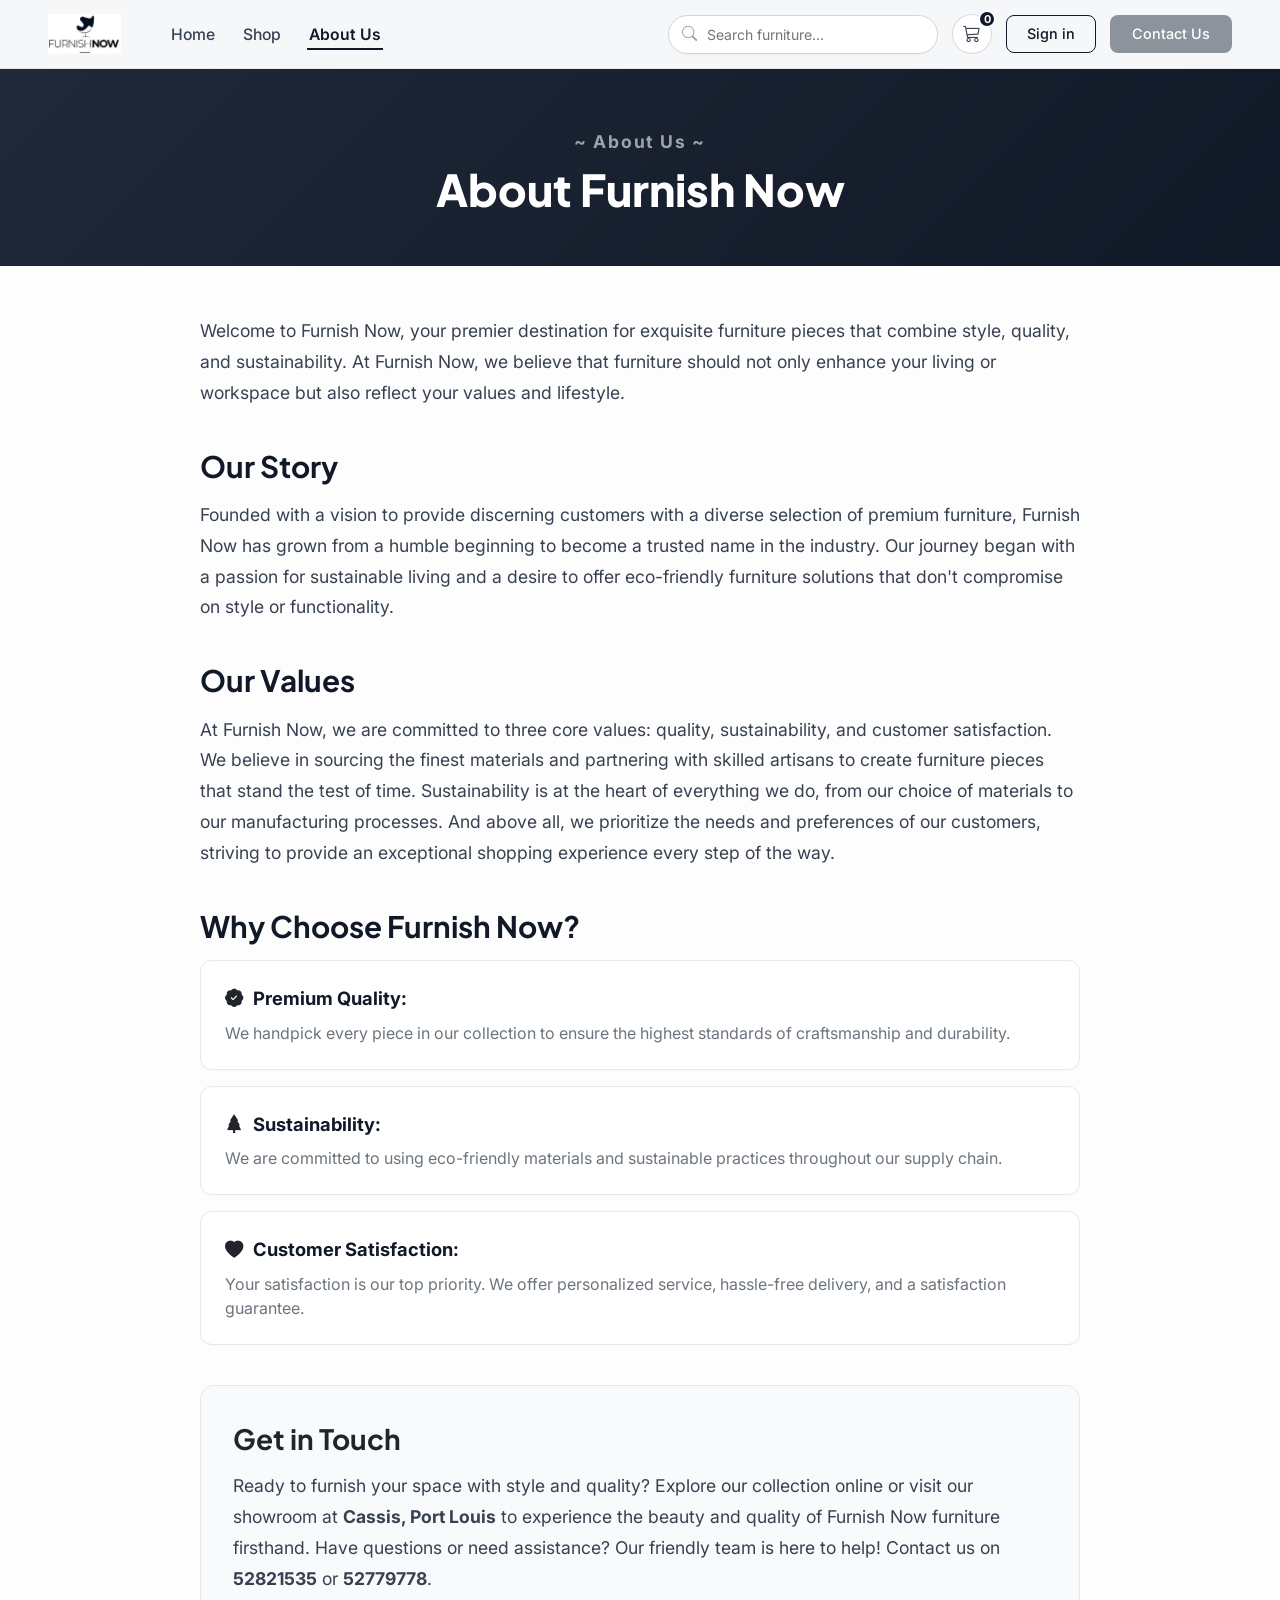
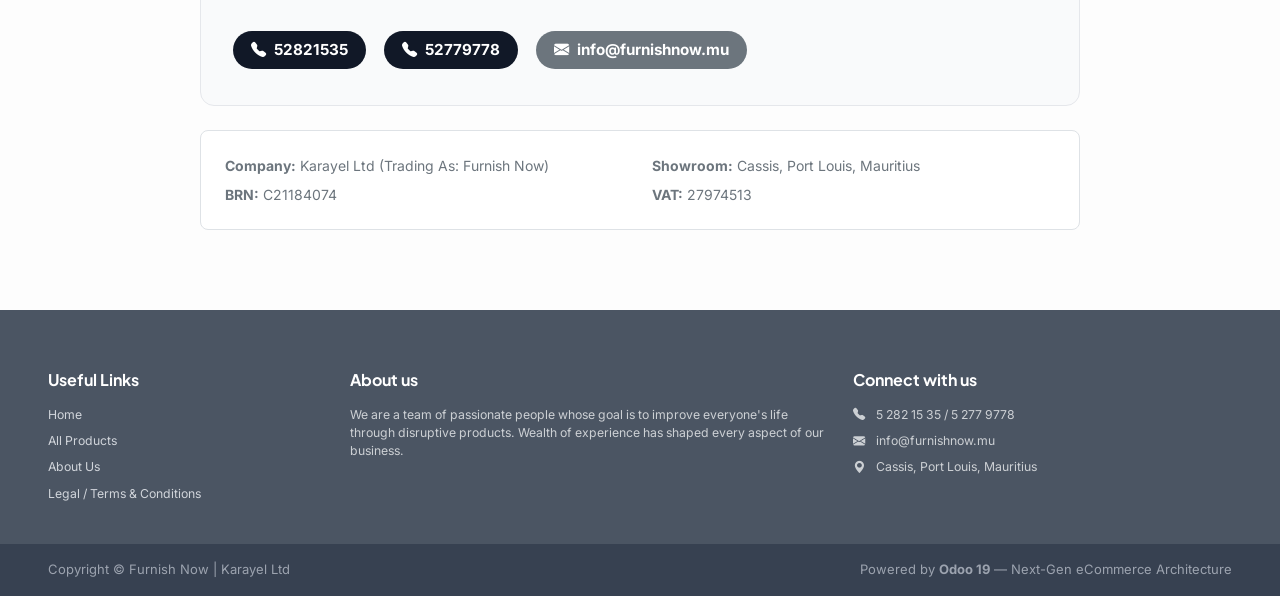
<file: about.html>
<!DOCTYPE html>
<html lang="en">
<head>
  <meta charset="UTF-8">
  <meta name="viewport" content="width=device-width, initial-scale=1.0">
  <title>About Us — Furnish Now Mauritius</title>
  
  <!-- Clean Professional Favicon -->
  <link rel="icon" type="image/png" href="assets/images/favicon.png">
  <link rel="shortcut icon" href="assets/images/favicon.ico">
  
  <!-- Google Fonts: Plus Jakarta Sans & Inter -->
  <link rel="preconnect" href="https://fonts.googleapis.com">
  <link rel="preconnect" href="https://fonts.gstatic.com" crossorigin>
  <link href="https://fonts.googleapis.com/css2?family=Inter:wght@400;500;600;700&family=Plus+Jakarta+Sans:wght@600;700;800&display=swap" rel="stylesheet">
  
  <!-- Bootstrap 5 CSS & Icons -->
  <link href="https://cdn.jsdelivr.net/npm/bootstrap@5.3.3/dist/css/bootstrap.min.css" rel="stylesheet">
  <link rel="stylesheet" href="https://cdn.jsdelivr.net/npm/bootstrap-icons@1.11.3/font/bootstrap-icons.min.css">
  
  <!-- Custom Prototype CSS -->
  <link rel="stylesheet" href="assets/css/styles.css">

  <style>
    .about-header-banner {
      background: linear-gradient(135deg, #1f2937 0%, #111827 100%);
      color: #ffffff;
      padding: 60px 0 50px;
      text-align: center;
      margin-bottom: 50px;
    }
    .about-header-pill {
      display: inline-block;
      font-size: 1.1rem;
      font-weight: 700;
      letter-spacing: 0.1em;
      color: #9ca3af;
      margin-bottom: 8px;
    }
    .about-header-main-title {
      font-size: 2.75rem;
      font-weight: 800;
      color: #ffffff;
      margin-bottom: 0;
    }

    /* Content Layout */
    .about-body-container {
      max-width: 920px;
      margin: 0 auto;
      padding: 0 20px 80px;
    }

    .about-section-heading {
      font-size: 1.85rem;
      font-weight: 700;
      color: #111827;
      margin-top: 40px;
      margin-bottom: 16px;
      position: relative;
    }
    
    .about-paragraph-lead {
      font-size: 1.1rem;
      color: #374151;
      line-height: 1.75;
      margin-bottom: 24px;
    }

    /* Feature Cards */
    .why-choose-card {
      background: #ffffff;
      border: 1px solid #e5e7eb;
      border-radius: 12px;
      padding: 24px;
      margin-bottom: 16px;
      box-shadow: 0 1px 3px rgba(0, 0, 0, 0.02);
      transition: transform 0.2s, box-shadow 0.2s;
    }
    .why-choose-card:hover {
      transform: translateY(-2px);
      box-shadow: 0 6px 16px rgba(0, 0, 0, 0.05);
      border-color: #cbd5e1;
    }
    .why-choose-title {
      font-size: 1.15rem;
      font-weight: 700;
      color: #111827;
      margin-bottom: 8px;
      display: flex;
      align-items: center;
      gap: 10px;
    }

    /* Get in Touch Box */
    .get-in-touch-box {
      background: #f9fafb;
      border: 1px solid #e5e7eb;
      border-radius: 14px;
      padding: 36px 32px;
      margin-top: 40px;
    }

    .phone-contact-pill {
      display: inline-flex;
      align-items: center;
      gap: 8px;
      background: #111827;
      color: #ffffff;
      padding: 8px 18px;
      border-radius: 9999px;
      font-weight: 700;
      font-size: 0.95rem;
      text-decoration: none;
      margin-right: 10px;
      margin-top: 12px;
    }
    .phone-contact-pill:hover {
      background: #374151;
      color: #ffffff;
    }
  </style>
</head>
<body>

  <!-- ======================================================================
       1. CLEAN GREY TRANSPARENT NAVBAR (Home, Shop, About Us)
       ====================================================================== -->
  <nav class="navbar navbar-expand-lg fn-navbar sticky-top">
    <div class="container-fluid px-3 px-lg-5 flex-wrap">
      
      <a class="fn-brand-logo me-auto me-lg-4 me-xl-5" href="index.html">
        <img src="assets/images/furnishnow_logo.png" alt="Furnish Now">
      </a>

      <!-- Mobile Fast Action Icons (Search Toggle, Cart Link with Badge, Hamburger) -->
      <div class="d-flex align-items-center d-lg-none gap-2">
        <button class="fn-circle-btn border-0 bg-transparent" type="button" data-bs-toggle="collapse" data-bs-target="#mobileNavSearchCollapse" aria-label="Toggle Search">
          <i class="bi bi-search fs-5 text-dark"></i>
        </button>
        <a href="cart.html" class="fn-circle-btn position-relative text-decoration-none" title="Shopping Cart">
          <i class="bi bi-cart3"></i>
          <span class="cart-badge nav-cart-badge">0</span>
        </a>
        <button class="navbar-toggler border-0 shadow-none p-1" type="button" data-bs-toggle="collapse" data-bs-target="#furnishNav" aria-label="Toggle navigation">
          <span class="navbar-toggler-icon"></span>
        </button>
      </div>

      <div class="collapse navbar-collapse order-3 order-lg-2" id="furnishNav">
        <ul class="fn-nav-menu me-auto my-3 my-lg-0">
          <li><a class="fn-nav-link" href="index.html">Home</a></li>
          <li><a class="fn-nav-link" href="category.html">Shop</a></li>
          <li><a class="fn-nav-link active" href="about.html">About Us</a></li>
        </ul>

        <div class="fn-nav-actions my-2 my-lg-0">
          <div class="fn-nav-search-wrap d-none d-lg-block">
            <i class="bi bi-search fn-nav-search-icon"></i>
            <input type="text" id="navbar-search-input" class="fn-nav-search-input navbar-search-field" placeholder="Search furniture...">
          </div>

          <a href="cart.html" class="fn-circle-btn text-decoration-none d-none d-lg-flex" title="Shopping Cart">
            <i class="bi bi-cart3"></i>
            <span class="cart-badge nav-cart-badge" id="nav-cart-badge">0</span>
          </a>

          <a href="#" class="btn-fn-signin">Sign in</a>
          <a href="about.html#contact-section" class="btn-fn-contact">Contact Us</a>
        </div>
      </div>

      <!-- Mobile Expandable Search Row -->
      <div class="collapse w-100 mt-2 order-2 order-lg-3 d-lg-none" id="mobileNavSearchCollapse">
        <div class="mobile-search-input-box py-1">
          <i class="bi bi-search"></i>
          <input type="text" class="mobile-nav-search-field" placeholder="Search furniture, tables, chairs...">
        </div>
      </div>

    </div>
  </nav>

  <!-- ======================================================================
       2. HEADER BANNER (~ About Us ~)
       ====================================================================== -->
  <header class="about-header-banner">
    <div class="container">
      <span class="about-header-pill">~ About Us ~</span>
      <h1 class="about-header-main-title">About Furnish Now</h1>
    </div>
  </header>

  <!-- ======================================================================
       3. VERBATIM ABOUT US CONTENT (From https://furnishnow.mu/about-us)
       ====================================================================== -->
  <main class="about-body-container">
    
    <!-- Section 1: Introduction -->
    <p class="about-paragraph-lead">
      Welcome to Furnish Now, your premier destination for exquisite furniture pieces that combine style, quality, and sustainability. At Furnish Now, we believe that furniture should not only enhance your living or workspace but also reflect your values and lifestyle.
    </p>

    <!-- Section 2: Our Story -->
    <h2 class="about-section-heading">Our Story</h2>
    <p class="about-paragraph-lead">
      Founded with a vision to provide discerning customers with a diverse selection of premium furniture, Furnish Now has grown from a humble beginning to become a trusted name in the industry. Our journey began with a passion for sustainable living and a desire to offer eco-friendly furniture solutions that don't compromise on style or functionality.
    </p>

    <!-- Section 3: Our Values -->
    <h2 class="about-section-heading">Our Values</h2>
    <p class="about-paragraph-lead">
      At Furnish Now, we are committed to three core values: quality, sustainability, and customer satisfaction. We believe in sourcing the finest materials and partnering with skilled artisans to create furniture pieces that stand the test of time. Sustainability is at the heart of everything we do, from our choice of materials to our manufacturing processes. And above all, we prioritize the needs and preferences of our customers, striving to provide an exceptional shopping experience every step of the way.
    </p>

    <!-- Section 4: Why Choose Furnish Now? -->
    <h2 class="about-section-heading">Why Choose Furnish Now?</h2>

    <div class="why-choose-card">
      <div class="why-choose-title">
        <i class="bi bi-patch-check-fill text-dark"></i> Premium Quality:
      </div>
      <p class="mb-0 text-secondary">
        We handpick every piece in our collection to ensure the highest standards of craftsmanship and durability.
      </p>
    </div>

    <div class="why-choose-card">
      <div class="why-choose-title">
        <i class="bi bi-tree-fill text-dark"></i> Sustainability:
      </div>
      <p class="mb-0 text-secondary">
        We are committed to using eco-friendly materials and sustainable practices throughout our supply chain.
      </p>
    </div>

    <div class="why-choose-card">
      <div class="why-choose-title">
        <i class="bi bi-heart-fill text-dark"></i> Customer Satisfaction:
      </div>
      <p class="mb-0 text-secondary">
        Your satisfaction is our top priority. We offer personalized service, hassle-free delivery, and a satisfaction guarantee.
      </p>
    </div>

    <!-- Section 5: Get in Touch -->
    <div class="get-in-touch-box" id="contact-section">
      <h3 class="fw-bold text-dark mb-3">Get in Touch</h3>
      <p class="about-paragraph-lead mb-3">
        Ready to furnish your space with style and quality? Explore our collection online or visit our showroom at <strong>Cassis, Port Louis</strong> to experience the beauty and quality of Furnish Now furniture firsthand. Have questions or need assistance? Our friendly team is here to help! Contact us on <strong>52821535</strong> or <strong>52779778</strong>.
      </p>
      
      <div class="d-flex flex-wrap gap-2 pt-2">
        <a href="tel:52821535" class="phone-contact-pill">
          <i class="bi bi-telephone-fill"></i> 52821535
        </a>
        <a href="tel:52779778" class="phone-contact-pill">
          <i class="bi bi-telephone-fill"></i> 52779778
        </a>
        <a href="mailto:info@furnishnow.mu" class="phone-contact-pill bg-secondary">
          <i class="bi bi-envelope-fill"></i> info@furnishnow.mu
        </a>
      </div>
    </div>

    <!-- Corporate Information Box (Authentic Karayel Ltd) -->
    <div class="p-4 bg-white border rounded-3 mt-4 small text-secondary">
      <div class="row gy-2">
        <div class="col-sm-6">
          <strong>Company:</strong> Karayel Ltd (Trading As: Furnish Now)
        </div>
        <div class="col-sm-6">
          <strong>Showroom:</strong> Cassis, Port Louis, Mauritius
        </div>
        <div class="col-sm-6">
          <strong>BRN:</strong> C21184074
        </div>
        <div class="col-sm-6">
          <strong>VAT:</strong> 27974513
        </div>
      </div>
    </div>

  </main>

  <!-- ======================================================================
       4. AUTHENTIC FOOTER
       ====================================================================== -->
  <footer class="fn-footer">
    <div class="container-fluid px-4 px-lg-5">
      <div class="row gy-4">
        <div class="col-md-3">
          <h5>Useful Links</h5>
          <ul class="list-unstyled d-flex flex-column gap-2 small">
            <li><a href="index.html">Home</a></li>
            <li><a href="category.html">All Products</a></li>
            <li><a href="about.html">About Us</a></li>
            <li><a href="https://furnishnow.mu/terms" target="_blank">Legal / Terms & Conditions</a></li>
          </ul>
        </div>
        <div class="col-md-5">
          <h5>About us</h5>
          <p class="small text-light opacity-75">
            We are a team of passionate people whose goal is to improve everyone's life through disruptive products. Wealth of experience has shaped every aspect of our business.
          </p>
        </div>
        <div class="col-md-4">
          <h5>Connect with us</h5>
          <ul class="list-unstyled d-flex flex-column gap-2 small text-light opacity-75">
            <li><i class="bi bi-telephone-fill me-2"></i> 5 282 15 35 / 5 277 9778</li>
            <li><i class="bi bi-envelope-fill me-2"></i> info@furnishnow.mu</li>
            <li><i class="bi bi-geo-alt-fill me-2"></i> Cassis, Port Louis, Mauritius</li>
          </ul>
        </div>
      </div>
    </div>
  </footer>

  <div class="fn-subfooter">
    <div class="container-fluid px-4 px-lg-5 d-flex justify-content-between align-items-center flex-wrap gap-2">
      <div>Copyright &copy; Furnish Now | Karayel Ltd</div>
      <div>Powered by <strong>Odoo 19</strong> — Next-Gen eCommerce Architecture</div>
    </div>
  </div>

  <script src="assets/js/products-data.js"></script>
  <script src="https://cdn.jsdelivr.net/npm/bootstrap@5.3.3/dist/js/bootstrap.bundle.min.js"></script>
  <script>
    document.addEventListener('DOMContentLoaded', () => {
      // Sync cart badge
      const saved = localStorage.getItem('fn_cart');
      if (saved) {
        try {
          const cart = JSON.parse(saved);
          const totalQty = cart.reduce((s, i) => s + (i.qty || 1), 0);
          document.querySelectorAll('.cart-badge, .nav-cart-badge, #nav-cart-badge').forEach(b => b.textContent = totalQty);
        } catch(e) {}
      }

      // Navbar search (Desktop & Mobile)
      const inputs = document.querySelectorAll('#navbar-search-input, .navbar-search-field, .mobile-nav-search-field');
      inputs.forEach(input => {
        input.addEventListener('keydown', (e) => {
          if (e.key === 'Enter') {
            const val = input.value.trim();
            if (val) {
              window.location.href = `category.html?search=${encodeURIComponent(val)}`;
            }
          }
        });
      });
    });
  </script>
</body>
</html>
</file>
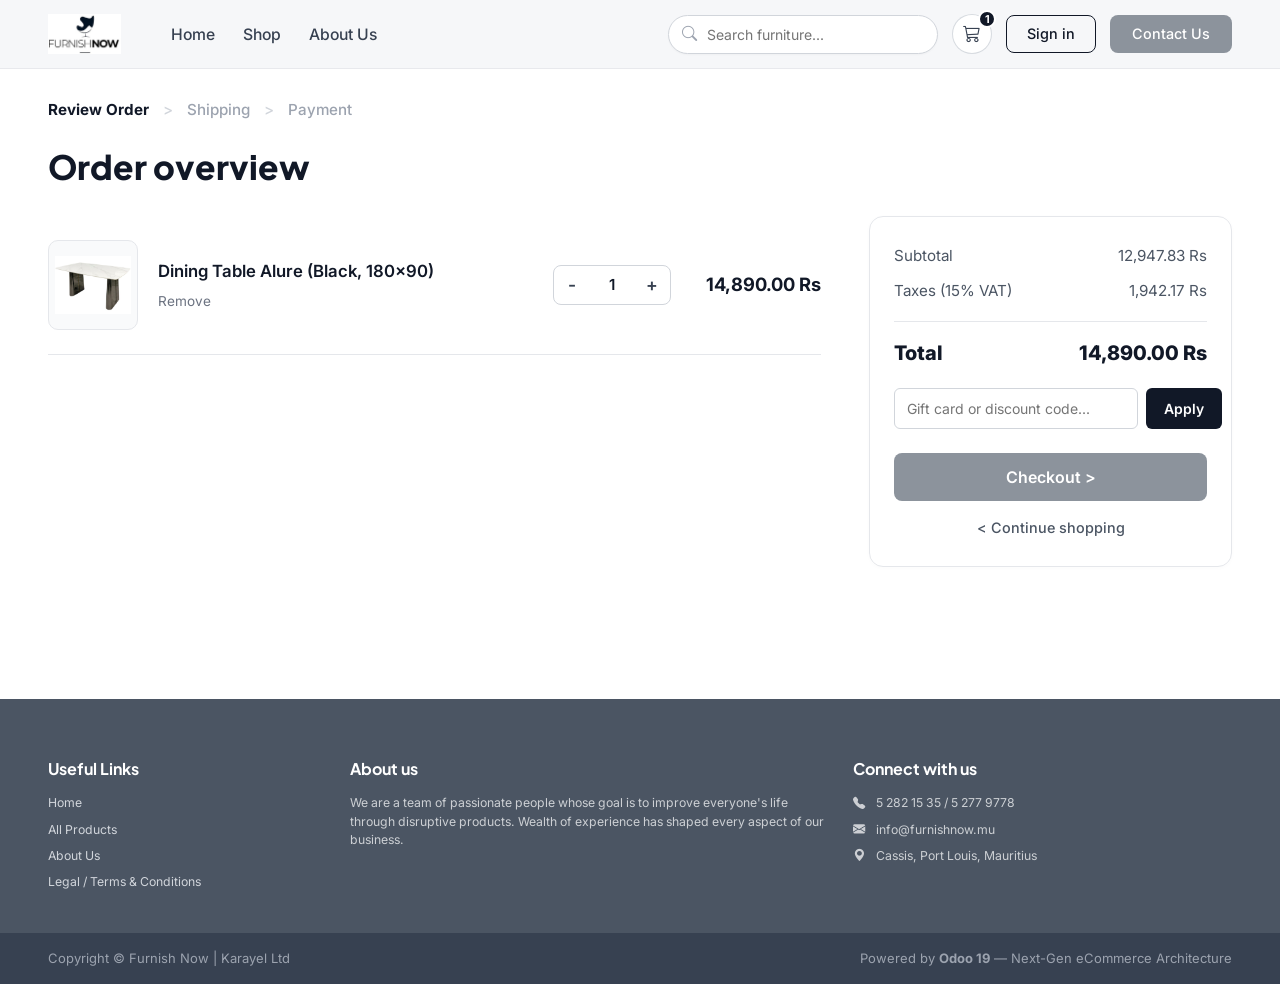
<file: cart.html>
<!DOCTYPE html>
<html lang="en">
<head>
  <meta charset="UTF-8">
  <meta name="viewport" content="width=device-width, initial-scale=1.0">
  <title>Shopping Cart — Furnish Now</title>
  
  <!-- Clean Professional Favicon -->
  <link rel="icon" type="image/png" href="assets/images/favicon.png">
  <link rel="shortcut icon" href="assets/images/favicon.ico">

  <!-- Google Fonts: Plus Jakarta Sans & Inter -->
  <link rel="preconnect" href="https://fonts.googleapis.com">
  <link rel="preconnect" href="https://fonts.gstatic.com" crossorigin>
  <link href="https://fonts.googleapis.com/css2?family=Inter:wght@400;500;600;700&family=Plus+Jakarta+Sans:wght@600;700;800&display=swap" rel="stylesheet">
  
  <!-- Bootstrap 5 CSS & Icons -->
  <link href="https://cdn.jsdelivr.net/npm/bootstrap@5.3.3/dist/css/bootstrap.min.css" rel="stylesheet">
  <link rel="stylesheet" href="https://cdn.jsdelivr.net/npm/bootstrap-icons@1.11.3/font/bootstrap-icons.min.css">
  
  <!-- Custom Prototype CSS -->
  <link rel="stylesheet" href="assets/css/styles.css">

  <style>
    .cart-page-wrap {
      padding: 30px 0 80px;
      background: #ffffff;
      min-height: 70vh;
    }

    /* Checkout Stepper matching Furnish Now Odoo */
    .checkout-stepper {
      font-size: 0.95rem;
      margin-bottom: 24px;
      color: #9ca3af;
      font-weight: 500;
    }
    .checkout-stepper .step-active {
      color: #111827;
      font-weight: 700;
    }
    .checkout-stepper .step-separator {
      margin: 0 10px;
      color: #d1d5db;
    }

    .cart-heading-title {
      font-size: 2.1rem;
      font-weight: 800;
      color: #111827;
      margin-bottom: 30px;
    }

    /* Cart Item Row */
    .cart-item-card {
      display: flex;
      align-items: center;
      justify-content: space-between;
      padding: 24px 0;
      border-bottom: 1px solid #e5e7eb;
      gap: 20px;
      flex-wrap: wrap;
    }
    .cart-item-left {
      display: flex;
      align-items: center;
      gap: 20px;
      flex: 1;
      min-width: 260px;
    }
    .cart-thumb-img {
      width: 90px;
      height: 90px;
      object-fit: contain;
      background: #f9fafb;
      border: 1px solid #e5e7eb;
      border-radius: 10px;
      padding: 6px;
    }
    .cart-item-name {
      font-size: 1.05rem;
      font-weight: 600;
      color: #111827;
      margin-bottom: 4px;
      text-decoration: none;
    }
    .cart-item-name:hover {
      color: #2563eb;
    }
    .cart-item-remove-btn {
      color: #6b7280;
      font-size: 0.85rem;
      text-decoration: none;
      cursor: pointer;
      display: inline-block;
      transition: color 0.2s;
    }
    .cart-item-remove-btn:hover {
      color: #ef4444;
      text-decoration: underline;
    }

    /* Quantity Controls matching Furnish Now */
    .cart-qty-pill {
      display: inline-flex;
      align-items: center;
      border: 1px solid #d1d5db;
      border-radius: 8px;
      background: #ffffff;
      overflow: hidden;
      height: 40px;
    }
    .cart-qty-btn {
      width: 36px;
      height: 100%;
      border: none;
      background: transparent;
      font-size: 1.1rem;
      font-weight: 600;
      color: #374151;
      cursor: pointer;
      display: flex;
      align-items: center;
      justify-content: center;
      transition: background 0.2s;
    }
    .cart-qty-btn:hover {
      background: #f3f4f6;
    }
    .cart-qty-val {
      width: 44px;
      text-align: center;
      font-weight: 600;
      font-size: 0.95rem;
      color: #111827;
      border: none;
      outline: none;
    }

    .cart-item-price-col {
      font-size: 1.15rem;
      font-weight: 700;
      color: #111827;
      min-width: 130px;
      text-align: right;
    }

    /* Right Summary Box matching Screenshot 1:1 */
    .cart-summary-box {
      background: #ffffff;
      border: 1px solid #e5e7eb;
      border-radius: 14px;
      padding: 28px 24px;
      box-shadow: 0 1px 4px rgba(0, 0, 0, 0.02);
      position: sticky;
      top: 90px;
    }
    .summary-line {
      display: flex;
      justify-content: space-between;
      align-items: center;
      margin-bottom: 12px;
      font-size: 0.95rem;
      color: #4b5563;
    }
    .summary-total-line {
      display: flex;
      justify-content: space-between;
      align-items: center;
      margin-top: 18px;
      padding-top: 16px;
      border-top: 1px solid #e5e7eb;
      font-size: 1.25rem;
      font-weight: 800;
      color: #111827;
    }

    /* Coupon Input */
    .cart-coupon-wrap {
      display: flex;
      gap: 8px;
      margin-top: 20px;
      margin-bottom: 24px;
    }
    .cart-coupon-input {
      flex: 1;
      border: 1px solid #d1d5db;
      border-radius: 6px;
      padding: 9px 12px;
      font-size: 0.875rem;
      outline: none;
    }
    .cart-coupon-btn {
      background: #111827;
      color: #ffffff;
      border: none;
      border-radius: 6px;
      padding: 0 18px;
      font-size: 0.875rem;
      font-weight: 600;
    }
    .cart-coupon-btn:hover {
      background: #374151;
    }

    /* Checkout Button */
    .btn-cart-checkout {
      width: 100%;
      height: 48px;
      background: #8c939c; /* Exact grey button from Furnish Now */
      color: #ffffff;
      border: none;
      border-radius: 8px;
      font-weight: 600;
      font-size: 1rem;
      display: flex;
      align-items: center;
      justify-content: center;
      gap: 6px;
      transition: all 0.2s;
      text-decoration: none;
    }
    .btn-cart-checkout:hover {
      background: #6b7280;
      color: #ffffff;
    }

    .link-continue-shopping {
      display: block;
      text-align: center;
      margin-top: 16px;
      color: #4b5563;
      font-size: 0.9rem;
      text-decoration: none;
      font-weight: 500;
    }
    .link-continue-shopping:hover {
      color: #111827;
      text-decoration: underline;
    }
  </style>
</head>
<body>

  <!-- ======================================================================
       1. CLEAN GREY TRANSPARENT NAVBAR
       ====================================================================== -->
  <nav class="navbar navbar-expand-lg fn-navbar sticky-top">
    <div class="container-fluid px-3 px-lg-5 flex-wrap">
      
      <a class="fn-brand-logo me-auto me-lg-4 me-xl-5" href="index.html">
        <img src="assets/images/furnishnow_logo.png" alt="Furnish Now">
      </a>

      <!-- Mobile Fast Action Icons (Search Toggle, Cart Link with Badge, Hamburger) -->
      <div class="d-flex align-items-center d-lg-none gap-2">
        <button class="fn-circle-btn border-0 bg-transparent" type="button" data-bs-toggle="collapse" data-bs-target="#mobileNavSearchCollapse" aria-label="Toggle Search">
          <i class="bi bi-search fs-5 text-dark"></i>
        </button>
        <a href="cart.html" class="fn-circle-btn position-relative text-decoration-none" title="Shopping Cart">
          <i class="bi bi-cart3"></i>
          <span class="cart-badge nav-cart-badge">0</span>
        </a>
        <button class="navbar-toggler border-0 shadow-none p-1" type="button" data-bs-toggle="collapse" data-bs-target="#furnishNav" aria-label="Toggle navigation">
          <span class="navbar-toggler-icon"></span>
        </button>
      </div>

      <div class="collapse navbar-collapse order-3 order-lg-2" id="furnishNav">
        <ul class="fn-nav-menu me-auto my-3 my-lg-0">
          <li><a class="fn-nav-link" href="index.html">Home</a></li>
          <li><a class="fn-nav-link" href="category.html">Shop</a></li>
          <li><a class="fn-nav-link" href="about.html">About Us</a></li>
        </ul>

        <div class="fn-nav-actions my-2 my-lg-0">
          <div class="fn-nav-search-wrap d-none d-lg-block">
            <i class="bi bi-search fn-nav-search-icon"></i>
            <input type="text" id="navbar-search-input" class="fn-nav-search-input navbar-search-field" placeholder="Search furniture...">
          </div>

          <a href="cart.html" class="fn-circle-btn text-decoration-none d-none d-lg-flex" title="Shopping Cart">
            <i class="bi bi-cart3"></i>
            <span class="cart-badge nav-cart-badge" id="nav-cart-badge">0</span>
          </a>

          <a href="#" class="btn-fn-signin">Sign in</a>
          <a href="index.html#contact-section" class="btn-fn-contact">Contact Us</a>
        </div>
      </div>

      <!-- Mobile Expandable Search Row -->
      <div class="collapse w-100 mt-2 order-2 order-lg-3 d-lg-none" id="mobileNavSearchCollapse">
        <div class="mobile-search-input-box py-1">
          <i class="bi bi-search"></i>
          <input type="text" class="mobile-nav-search-field" placeholder="Search furniture, tables, chairs...">
        </div>
      </div>

    </div>
  </nav>

  <!-- ======================================================================
       2. CART REVIEW PAGE (Matching Furnish Now /shop/cart 1:1)
       ====================================================================== -->
  <main class="cart-page-wrap">
    <div class="container-fluid px-4 px-lg-5">
      
      <!-- Stepper: Review Order > Shipping > Payment -->
      <div class="checkout-stepper">
        <span class="step-active">Review Order</span>
        <span class="step-separator">&gt;</span>
        <span>Shipping</span>
        <span class="step-separator">&gt;</span>
        <span>Payment</span>
      </div>

      <h1 class="cart-heading-title">Order overview</h1>

      <div class="row g-5">
        
        <!-- Left: Items List -->
        <div class="col-lg-8">
          <div id="cart-table-container">
            <!-- Dynamically populated from localStorage fn_cart -->
          </div>
        </div>

        <!-- Right: Summary Box -->
        <div class="col-lg-4">
          <div class="cart-summary-box">
            
            <div class="summary-line">
              <span>Subtotal</span>
              <span id="summary-subtotal">0.00 Rs</span>
            </div>
            
            <div class="summary-line">
              <span>Taxes (15% VAT)</span>
              <span id="summary-taxes">0.00 Rs</span>
            </div>

            <div class="summary-total-line">
              <span>Total</span>
              <span id="summary-total">0.00 Rs</span>
            </div>

            <!-- Coupon Input -->
            <div class="cart-coupon-wrap">
              <input type="text" class="cart-coupon-input" placeholder="Gift card or discount code...">
              <button class="cart-coupon-btn" type="button" onclick="alert('Coupon applied!')">Apply</button>
            </div>

            <!-- Checkout Button -->
            <button class="btn-cart-checkout" onclick="proceedToCheckout()">
              Checkout &gt;
            </button>

            <!-- Continue Shopping Link -->
            <a href="category.html" class="link-continue-shopping">
              &lt; Continue shopping
            </a>

          </div>
        </div>

      </div>

    </div>
  </main>

  <!-- ======================================================================
       3. FOOTER
       ====================================================================== -->
  <footer class="fn-footer" id="contact-section">
    <div class="container-fluid px-4 px-lg-5">
      <div class="row gy-4">
        <div class="col-md-3">
          <h5>Useful Links</h5>
          <ul class="list-unstyled d-flex flex-column gap-2 small">
            <li><a href="index.html">Home</a></li>
            <li><a href="category.html">All Products</a></li>
            <li><a href="about.html">About Us</a></li>
            <li><a href="https://furnishnow.mu/terms" target="_blank">Legal / Terms & Conditions</a></li>
          </ul>
        </div>
        <div class="col-md-5">
          <h5>About us</h5>
          <p class="small text-light opacity-75">
            We are a team of passionate people whose goal is to improve everyone's life through disruptive products. Wealth of experience has shaped every aspect of our business.
          </p>
        </div>
        <div class="col-md-4">
          <h5>Connect with us</h5>
          <ul class="list-unstyled d-flex flex-column gap-2 small text-light opacity-75">
            <li><i class="bi bi-telephone-fill me-2"></i> 5 282 15 35 / 5 277 9778</li>
            <li><i class="bi bi-envelope-fill me-2"></i> info@furnishnow.mu</li>
            <li><i class="bi bi-geo-alt-fill me-2"></i> Cassis, Port Louis, Mauritius</li>
          </ul>
        </div>
      </div>
    </div>
  </footer>

  <div class="fn-subfooter">
    <div class="container-fluid px-4 px-lg-5 d-flex justify-content-between align-items-center flex-wrap gap-2">
      <div>Copyright &copy; Furnish Now | Karayel Ltd</div>
      <div>Powered by <strong>Odoo 19</strong> — Next-Gen eCommerce Architecture</div>
    </div>
  </div>

  <!-- JavaScript Data & Logic -->
  <script src="assets/js/products-data.js"></script>
  <script src="https://cdn.jsdelivr.net/npm/bootstrap@5.3.3/dist/js/bootstrap.bundle.min.js"></script>

  <script>
    let cartItems = [];

    document.addEventListener('DOMContentLoaded', () => {
      loadCartPage();
      initNavSearch();
    });

    function loadCartPage() {
      const saved = localStorage.getItem('fn_cart');
      if (saved) {
        try { cartItems = JSON.parse(saved); } catch (e) { cartItems = []; }
      }

      // If empty, let's pre-load Dining Table Alure (Black, 180x90) so user sees the exact screen from their screenshot!
      if (!cartItems || cartItems.length === 0) {
        cartItems = [{
          id: 36,
          title: "Dining Table Alure (Black, 180x90)",
          price: "14,890.00",
          local_image: "assets/images/categories/dining_table.jpg",
          qty: 1
        }];
        localStorage.setItem('fn_cart', JSON.stringify(cartItems));
      }

      renderCartTable();
    }

    function renderCartTable() {
      const container = document.getElementById('cart-table-container');
      const badge = document.getElementById('nav-cart-badge');
      
      const totalQty = cartItems.reduce((acc, i) => acc + i.qty, 0);
      document.querySelectorAll('.cart-badge, .nav-cart-badge, #nav-cart-badge').forEach(b => b.textContent = totalQty);

      if (!container) return;

      if (cartItems.length === 0) {
        container.innerHTML = `
          <div class="py-5 text-center text-muted">
            <i class="bi bi-cart-x fs-1 d-block mb-3"></i>
            <h5>Your cart is currently empty.</h5>
            <p class="small">Explore our collections to add tables, chairs, and sofas.</p>
            <a href="category.html" class="btn btn-dark mt-2 px-4 py-2 rounded-3">Start Shopping</a>
          </div>
        `;
        document.getElementById('summary-subtotal').textContent = "0.00 Rs";
        document.getElementById('summary-taxes').textContent = "0.00 Rs";
        document.getElementById('summary-total').textContent = "0.00 Rs";
        return;
      }

      let grandTotal = 0;
      container.innerHTML = cartItems.map((item, idx) => {
        const itemPrice = parseFloat(String(item.price).replace(/,/g, '')) || 0;
        const lineTotal = itemPrice * item.qty;
        grandTotal += lineTotal;

        return `
          <div class="cart-item-card">
            <div class="cart-item-left">
              <img src="${item.local_image || item.img_url}" alt="${item.title}" class="cart-thumb-img">
              <div>
                <a href="product.html?id=${item.id}" class="cart-item-name d-block">${item.title}</a>
                <span class="cart-item-remove-btn" onclick="removeCartItem(${idx})">Remove</span>
              </div>
            </div>

            <!-- Quantity Selector -->
            <div class="cart-qty-pill">
              <button class="cart-qty-btn" type="button" onclick="changeQty(${idx}, -1)">-</button>
              <input type="text" class="cart-qty-val" value="${item.qty}" readonly>
              <button class="cart-qty-btn" type="button" onclick="changeQty(${idx}, 1)">+</button>
            </div>

            <!-- Line Total Price -->
            <div class="cart-item-price-col">
              ${lineTotal.toLocaleString('en-US', { minimumFractionDigits: 2, maximumFractionDigits: 2 })} Rs
            </div>
          </div>
        `;
      }).join('');

      // VAT calculation (15% VAT included in Mauritian Rupees, just like Quotation S02391 and screenshot)
      // Untaxed Subtotal = Total / 1.15
      // Tax = Total - Untaxed Subtotal
      const untaxedSubtotal = grandTotal / 1.15;
      const taxAmount = grandTotal - untaxedSubtotal;

      document.getElementById('summary-subtotal').textContent = `${untaxedSubtotal.toLocaleString('en-US', { minimumFractionDigits: 2, maximumFractionDigits: 2 })} Rs`;
      document.getElementById('summary-taxes').textContent = `${taxAmount.toLocaleString('en-US', { minimumFractionDigits: 2, maximumFractionDigits: 2 })} Rs`;
      document.getElementById('summary-total').textContent = `${grandTotal.toLocaleString('en-US', { minimumFractionDigits: 2, maximumFractionDigits: 2 })} Rs`;
    }

    function changeQty(idx, delta) {
      cartItems[idx].qty += delta;
      if (cartItems[idx].qty <= 0) {
        cartItems.splice(idx, 1);
      }
      localStorage.setItem('fn_cart', JSON.stringify(cartItems));
      renderCartTable();
    }

    function removeCartItem(idx) {
      cartItems.splice(idx, 1);
      localStorage.setItem('fn_cart', JSON.stringify(cartItems));
      renderCartTable();
    }

    function proceedToCheckout() {
      window.location.href = 'shipping.html';
    }

    function initNavSearch() {
      const inputs = document.querySelectorAll('#navbar-search-input, .navbar-search-field, .mobile-nav-search-field');
      inputs.forEach(input => {
        input.addEventListener('keydown', (e) => {
          if (e.key === 'Enter') {
            const query = input.value.trim();
            if (query) {
              window.location.href = `category.html?search=${encodeURIComponent(query)}`;
            }
          }
        });
      });
    }
  </script>
</body>
</html>
</file>
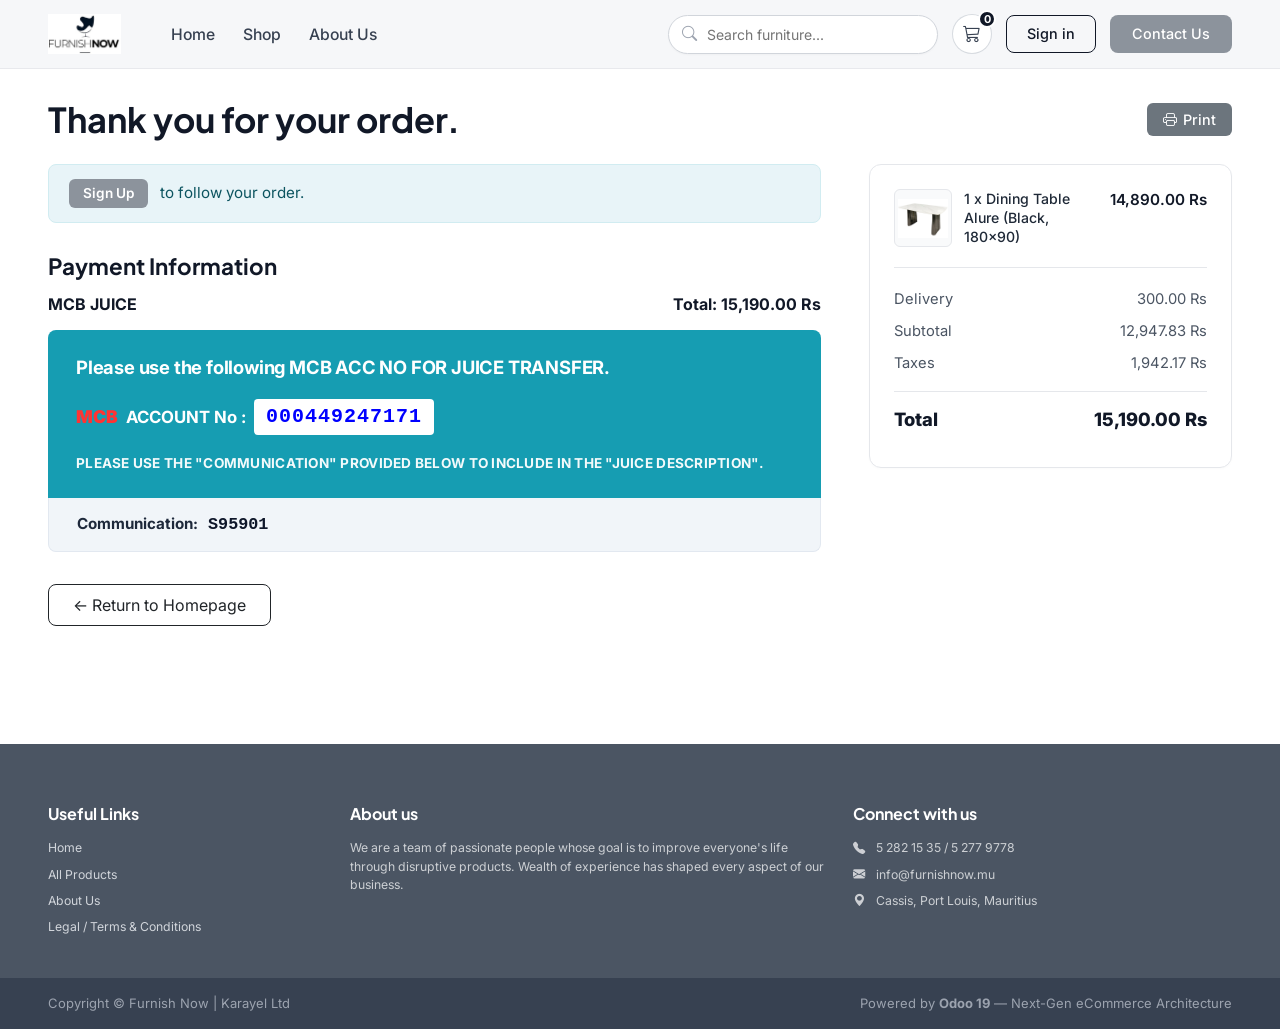
<file: confirmation.html>
<!DOCTYPE html>
<html lang="en">
<head>
  <meta charset="UTF-8">
  <meta name="viewport" content="width=device-width, initial-scale=1.0">
  <title>Order Confirmation — Furnish Now Mauritius</title>
  
  <!-- Clean Professional Favicon -->
  <link rel="icon" type="image/png" href="assets/images/favicon.png">
  <link rel="shortcut icon" href="assets/images/favicon.ico">

  <!-- Google Fonts: Plus Jakarta Sans & Inter -->
  <link rel="preconnect" href="https://fonts.googleapis.com">
  <link rel="preconnect" href="https://fonts.gstatic.com" crossorigin>
  <link href="https://fonts.googleapis.com/css2?family=Inter:wght@400;500;600;700&family=Plus+Jakarta+Sans:wght@600;700;800&display=swap" rel="stylesheet">
  
  <!-- Bootstrap 5 CSS & Icons -->
  <link href="https://cdn.jsdelivr.net/npm/bootstrap@5.3.3/dist/css/bootstrap.min.css" rel="stylesheet">
  <link rel="stylesheet" href="https://cdn.jsdelivr.net/npm/bootstrap-icons@1.11.3/font/bootstrap-icons.min.css">
  
  <!-- Custom Prototype CSS -->
  <link rel="stylesheet" href="assets/css/styles.css">

  <style>
    .conf-page-wrap {
      padding: 30px 0 80px;
      background: #ffffff;
      min-height: 75vh;
    }

    .conf-header-row {
      display: flex;
      justify-content: space-between;
      align-items: center;
      margin-bottom: 24px;
    }
    .conf-main-title {
      font-size: 2.15rem;
      font-weight: 700;
      color: #111827;
      margin: 0;
    }

    /* Print Button matching Odoo screenshot */
    .btn-odoo-print {
      background: #6c757d;
      color: #ffffff;
      border: none;
      border-radius: 6px;
      padding: 6px 16px;
      font-size: 0.9rem;
      font-weight: 500;
      display: inline-flex;
      align-items: center;
      gap: 6px;
      cursor: pointer;
    }
    .btn-odoo-print:hover {
      background: #5a6268;
      color: #ffffff;
    }

    /* Info Alert: Sign Up to follow order */
    .follow-order-alert {
      background: #e8f4f8;
      border: 1px solid #d1ecf1;
      border-radius: 8px;
      padding: 14px 20px;
      margin-bottom: 30px;
      display: flex;
      align-items: center;
      gap: 12px;
      font-size: 0.95rem;
      color: #0c5460;
    }
    .btn-signup-pill {
      background: #8c939c;
      color: #ffffff;
      font-size: 0.85rem;
      font-weight: 600;
      padding: 4px 14px;
      border-radius: 6px;
      text-decoration: none;
    }
    .btn-signup-pill:hover {
      background: #6c757d;
      color: #ffffff;
    }

    /* Payment Information Section */
    .conf-subheading {
      font-size: 1.4rem;
      font-weight: 700;
      color: #111827;
      margin-bottom: 12px;
    }
    .payment-method-header-row {
      display: flex;
      justify-content: space-between;
      align-items: center;
      font-weight: 700;
      font-size: 1rem;
      color: #111827;
      margin-bottom: 14px;
    }

    /* Authentic Odoo Teal MCB Juice Banner matching screenshot 1:1 */
    .mcb-teal-card {
      background-color: #169db2; /* Exact color sampled from screenshot */
      border-radius: 8px 8px 0 0;
      padding: 24px 28px;
      color: #ffffff;
    }
    .mcb-banner-heading {
      font-size: 1.15rem;
      font-weight: 700;
      margin-bottom: 18px;
      letter-spacing: -0.2px;
    }
    .mcb-account-row {
      display: flex;
      align-items: center;
      flex-wrap: wrap;
      gap: 8px;
      margin-bottom: 18px;
      font-size: 1.05rem;
      font-weight: 700;
    }
    .mcb-red-text {
      color: #ff3333;
      font-weight: 900;
      font-size: 1.1rem;
    }
    .mcb-number-box {
      background: #ffffff;
      color: #0000ff;
      font-family: monospace;
      font-size: 1.25rem;
      font-weight: 800;
      padding: 3px 12px;
      border-radius: 4px;
      letter-spacing: 0.05em;
    }
    .mcb-instruction-subtext {
      font-size: 0.85rem;
      font-weight: 700;
      opacity: 0.95;
      letter-spacing: 0.02em;
    }

    /* Lower strip for dynamic communication ref */
    .mcb-comm-strip {
      background: #f1f5f9;
      border: 1px solid #e2e8f0;
      border-top: none;
      border-radius: 0 0 8px 8px;
      padding: 14px 28px;
      font-size: 0.95rem;
      color: #1e293b;
    }
    .mcb-comm-val {
      font-family: monospace;
      font-weight: 800;
      color: #0f172a;
      font-size: 1.05rem;
      margin-left: 6px;
    }

    /* Right Summary Card with FIX for price going outside the card */
    .order-sidebar-card {
      border: 1px solid #e5e7eb;
      border-radius: 12px;
      padding: 24px;
      background: #ffffff;
      position: sticky;
      top: 90px;
      box-shadow: 0 1px 3px rgba(0, 0, 0, 0.02);
    }
    .sidebar-items-list {
      display: flex;
      flex-direction: column;
      gap: 16px;
      margin-bottom: 20px;
      padding-bottom: 20px;
      border-bottom: 1px solid #e5e7eb;
    }
    .sidebar-item-row {
      display: flex;
      align-items: flex-start;
      justify-content: space-between;
      gap: 12px;
    }
    .sidebar-item-thumb {
      width: 58px;
      height: 58px;
      object-fit: contain;
      background: #f9fafb;
      border: 1px solid #e5e7eb;
      border-radius: 6px;
      padding: 3px;
      flex-shrink: 0;
    }
    .sidebar-item-desc {
      flex: 1;
      font-size: 0.88rem;
      font-weight: 500;
      color: #1f2937;
      line-height: 1.35;
      padding-right: 8px;
    }
    .sidebar-item-price {
      font-size: 0.95rem;
      font-weight: 600;
      color: #111827;
      text-align: right;
      white-space: nowrap;
      flex-shrink: 0;
      min-width: 90px;
    }

    /* Totals Breakdown */
    .summary-calc-line {
      display: flex;
      justify-content: space-between;
      align-items: center;
      margin-bottom: 10px;
      font-size: 0.92rem;
      color: #4b5563;
    }
    .summary-calc-line.total-line {
      margin-top: 16px;
      padding-top: 14px;
      border-top: 1px solid #e5e7eb;
      font-size: 1.15rem;
      font-weight: 800;
      color: #111827;
    }

    @media print {
      .fn-navbar, .fn-footer, .fn-subfooter, .btn-odoo-print {
        display: none !important;
      }
      .conf-page-wrap {
        padding: 0;
      }
    }
  </style>
</head>
<body>

  <!-- ======================================================================
       1. CLEAN GREY TRANSPARENT NAVBAR
       ====================================================================== -->
  <nav class="navbar navbar-expand-lg fn-navbar sticky-top">
    <div class="container-fluid px-3 px-lg-5 flex-wrap">
      
      <a class="fn-brand-logo me-auto me-lg-4 me-xl-5" href="index.html">
        <img src="assets/images/furnishnow_logo.png" alt="Furnish Now">
      </a>

      <!-- Mobile Fast Action Icons (Search Toggle, Cart Link with Badge, Hamburger) -->
      <div class="d-flex align-items-center d-lg-none gap-2">
        <button class="fn-circle-btn border-0 bg-transparent" type="button" data-bs-toggle="collapse" data-bs-target="#mobileNavSearchCollapse" aria-label="Toggle Search">
          <i class="bi bi-search fs-5 text-dark"></i>
        </button>
        <a href="cart.html" class="fn-circle-btn position-relative text-decoration-none" title="Shopping Cart">
          <i class="bi bi-cart3"></i>
          <span class="cart-badge nav-cart-badge">0</span>
        </a>
        <button class="navbar-toggler border-0 shadow-none p-1" type="button" data-bs-toggle="collapse" data-bs-target="#furnishNav" aria-label="Toggle navigation">
          <span class="navbar-toggler-icon"></span>
        </button>
      </div>

      <div class="collapse navbar-collapse order-3 order-lg-2" id="furnishNav">
        <ul class="fn-nav-menu me-auto my-3 my-lg-0">
          <li><a class="fn-nav-link" href="index.html">Home</a></li>
          <li><a class="fn-nav-link" href="category.html">Shop</a></li>
          <li><a class="fn-nav-link" href="about.html">About Us</a></li>
        </ul>

        <div class="fn-nav-actions my-2 my-lg-0">
          <div class="fn-nav-search-wrap d-none d-lg-block">
            <i class="bi bi-search fn-nav-search-icon"></i>
            <input type="text" id="navbar-search-input" class="fn-nav-search-input navbar-search-field" placeholder="Search furniture...">
          </div>

          <a href="cart.html" class="fn-circle-btn text-decoration-none d-none d-lg-flex" title="Shopping Cart">
            <i class="bi bi-cart3"></i>
            <span class="cart-badge nav-cart-badge" id="nav-cart-badge">0</span>
          </a>

          <a href="#" class="btn-fn-signin">Sign in</a>
          <a href="about.html" class="btn-fn-contact">Contact Us</a>
        </div>
      </div>

      <!-- Mobile Expandable Search Row -->
      <div class="collapse w-100 mt-2 order-2 order-lg-3 d-lg-none" id="mobileNavSearchCollapse">
        <div class="mobile-search-input-box py-1">
          <i class="bi bi-search"></i>
          <input type="text" class="mobile-nav-search-field" placeholder="Search furniture, tables, chairs...">
        </div>
      </div>

    </div>
  </nav>

  <!-- ======================================================================
       2. ORDER CONFIRMATION PAGE (Exact 1:1 match of furnishnow.mu/shop/confirmation)
       ====================================================================== -->
  <main class="conf-page-wrap">
    <div class="container-fluid px-4 px-lg-5">
      
      <!-- Top Title & Print Button -->
      <div class="conf-header-row">
        <h1 class="conf-main-title">Thank you for your order.</h1>
        <button class="btn-odoo-print" onclick="window.print()">
          <i class="bi bi-printer"></i> Print
        </button>
      </div>

      <div class="row g-5">
        
        <!-- Left: Payment Information & MCB Juice Banner -->
        <div class="col-lg-8">
          
          <!-- Notice: Sign Up to follow order -->
          <div class="follow-order-alert">
            <a href="#" class="btn-signup-pill">Sign Up</a>
            <span>to follow your order.</span>
          </div>

          <!-- Section: Payment Information -->
          <h3 class="conf-subheading">Payment Information</h3>

          <div class="payment-method-header-row">
            <span>MCB JUICE</span>
            <span>Total: <span id="conf-display-total">0.00 Rs</span></span>
          </div>

          <!-- Exact Teal Blue Box from Furnish Now Odoo -->
          <div class="mcb-teal-card">
            <div class="mcb-banner-heading">
              Please use the following MCB ACC NO FOR JUICE TRANSFER.
            </div>

            <div class="mcb-account-row">
              <span class="mcb-red-text">MCB</span> ACCOUNT No : <span class="mcb-number-box">000449247171</span>
            </div>

            <div class="mcb-instruction-subtext">
              PLEASE USE THE "COMMUNICATION" PROVIDED BELOW TO INCLUDE IN THE "JUICE DESCRIPTION".
            </div>
          </div>

          <!-- Attached Bottom Strip: Dynamic Communication ID -->
          <div class="mcb-comm-strip">
            <strong>Communication:</strong> <span class="mcb-comm-val" id="conf-quotation-ref">S02391</span>
          </div>

          <!-- Back to Store Link -->
          <div class="mt-4 pt-2">
            <a href="index.html" class="btn btn-outline-dark px-4 py-2 rounded-3 text-decoration-none">
              &larr; Return to Homepage
            </a>
          </div>

        </div>

        <!-- Right: Order Summary with Cleaned-Up Non-Spill Pricing -->
        <div class="col-lg-4">
          <div class="order-sidebar-card">
            
            <!-- Products List -->
            <div class="sidebar-items-list" id="sidebar-order-items">
              <!-- Dynamically populated from cart -->
            </div>

            <!-- Breakdown -->
            <div class="summary-calc-line">
              <span>Delivery</span>
              <span id="summary-delivery">300.00 Rs</span>
            </div>

            <div class="summary-calc-line">
              <span>Subtotal</span>
              <span id="summary-subtotal">0.00 Rs</span>
            </div>

            <div class="summary-calc-line">
              <span>Taxes</span>
              <span id="summary-taxes">0.00 Rs</span>
            </div>

            <div class="summary-calc-line total-line">
              <span>Total</span>
              <span id="summary-total">0.00 Rs</span>
            </div>

          </div>
        </div>

      </div>

    </div>
  </main>

  <!-- Footer -->
  <footer class="fn-footer">
    <div class="container-fluid px-4 px-lg-5">
      <div class="row gy-4">
        <div class="col-md-3">
          <h5>Useful Links</h5>
          <ul class="list-unstyled d-flex flex-column gap-2 small">
            <li><a href="index.html">Home</a></li>
            <li><a href="category.html">All Products</a></li>
            <li><a href="about.html">About Us</a></li>
            <li><a href="https://furnishnow.mu/terms" target="_blank">Legal / Terms & Conditions</a></li>
          </ul>
        </div>
        <div class="col-md-5">
          <h5>About us</h5>
          <p class="small text-light opacity-75">
            We are a team of passionate people whose goal is to improve everyone's life through disruptive products. Wealth of experience has shaped every aspect of our business.
          </p>
        </div>
        <div class="col-md-4">
          <h5>Connect with us</h5>
          <ul class="list-unstyled d-flex flex-column gap-2 small text-light opacity-75">
            <li><i class="bi bi-telephone-fill me-2"></i> 5 282 15 35 / 5 277 9778</li>
            <li><i class="bi bi-envelope-fill me-2"></i> info@furnishnow.mu</li>
            <li><i class="bi bi-geo-alt-fill me-2"></i> Cassis, Port Louis, Mauritius</li>
          </ul>
        </div>
      </div>
    </div>
  </footer>

  <div class="fn-subfooter">
    <div class="container-fluid px-4 px-lg-5 d-flex justify-content-between align-items-center flex-wrap gap-2">
      <div>Copyright &copy; Furnish Now | Karayel Ltd</div>
      <div>Powered by <strong>Odoo 19</strong> — Next-Gen eCommerce Architecture</div>
    </div>
  </div>

  <script src="assets/js/products-data.js"></script>
  <script src="https://cdn.jsdelivr.net/npm/bootstrap@5.3.3/dist/js/bootstrap.bundle.min.js"></script>
  <script>
    let orderItems = [];

    document.addEventListener('DOMContentLoaded', () => {
      loadConfirmationDetails();
      initNavSearch();
    });

    function loadConfirmationDetails() {
      // Retrieve or generate dynamic Odoo Quotation ID
      let quotationId = localStorage.getItem('fn_last_order_id');
      if (!quotationId) {
        // Fallback dynamic ID generated like Odoo sales quotation
        const randomDigits = Math.floor(10000 + Math.random() * 90000);
        quotationId = 'S' + randomDigits;
        localStorage.setItem('fn_last_order_id', quotationId);
      }
      document.getElementById('conf-quotation-ref').textContent = quotationId;

      const saved = localStorage.getItem('fn_cart');
      if (saved) {
        try { orderItems = JSON.parse(saved); } catch(e) { orderItems = []; }
      }

      // If cart empty, load the exact items from the live screenshot:
      // 1 x Dining Chair Noah [Ref: C-869-W] (LightGreen(ZJ024-19)) -> 1,450.00 Rs
      // 1 x Celine Sofa Bed Ref: HM2034 -> 30,548.78 Rs
      if (!orderItems || orderItems.length === 0) {
        orderItems = [
          {
            id: 28,
            title: "Dining Chair Noah [Ref: C-869-W] (LightGreen(ZJ024-19))",
            price: "1,450.00",
            local_image: "assets/images/categories/dining_chair.jpg",
            qty: 1
          },
          {
            id: 23,
            title: "Celine Sofa Bed Ref: HM2034",
            price: "30,548.78",
            local_image: "assets/images/categories/sofa_bed.jpg",
            qty: 1
          }
        ];
      }

      // Render items list inside sidebar
      let itemsTotal = 0;
      const listContainer = document.getElementById('sidebar-order-items');
      if (listContainer) {
        listContainer.innerHTML = orderItems.map(item => {
          const itemPrice = parseFloat(String(item.price).replace(/,/g, '')) || 0;
          const lineTotal = itemPrice * (item.qty || 1);
          itemsTotal += lineTotal;

          return `
            <div class="sidebar-item-row">
              <img src="${item.local_image || item.img_url || 'assets/images/categories/dining_chair.jpg'}" alt="${item.title}" class="sidebar-item-thumb">
              <div class="sidebar-item-desc">
                ${item.qty || 1} x ${item.title}
              </div>
              <div class="sidebar-item-price">
                ${lineTotal.toLocaleString('en-US', { minimumFractionDigits: 2, maximumFractionDigits: 2 })} Rs
              </div>
            </div>
          `;
        }).join('');
      }

      const deliveryFee = 300.00;
      const untaxedSubtotal = itemsTotal / 1.15;
      const vatAmount = itemsTotal - untaxedSubtotal;
      const grandTotal = itemsTotal + deliveryFee;

      const formattedTotal = `${grandTotal.toLocaleString('en-US', { minimumFractionDigits: 2, maximumFractionDigits: 2 })} Rs`;
      document.getElementById('conf-display-total').textContent = formattedTotal;
      document.getElementById('summary-subtotal').textContent = `${untaxedSubtotal.toLocaleString('en-US', { minimumFractionDigits: 2, maximumFractionDigits: 2 })} Rs`;
      document.getElementById('summary-taxes').textContent = `${vatAmount.toLocaleString('en-US', { minimumFractionDigits: 2, maximumFractionDigits: 2 })} Rs`;
      document.getElementById('summary-total').textContent = formattedTotal;
    }

    function initNavSearch() {
      const inputs = document.querySelectorAll('#navbar-search-input, .navbar-search-field, .mobile-nav-search-field');
      inputs.forEach(input => {
        input.addEventListener('keydown', (e) => {
          if (e.key === 'Enter') {
            const val = input.value.trim();
            if (val) {
              window.location.href = `category.html?search=${encodeURIComponent(val)}`;
            }
          }
        });
      });
    }
  </script>
</body>
</html>
</file>
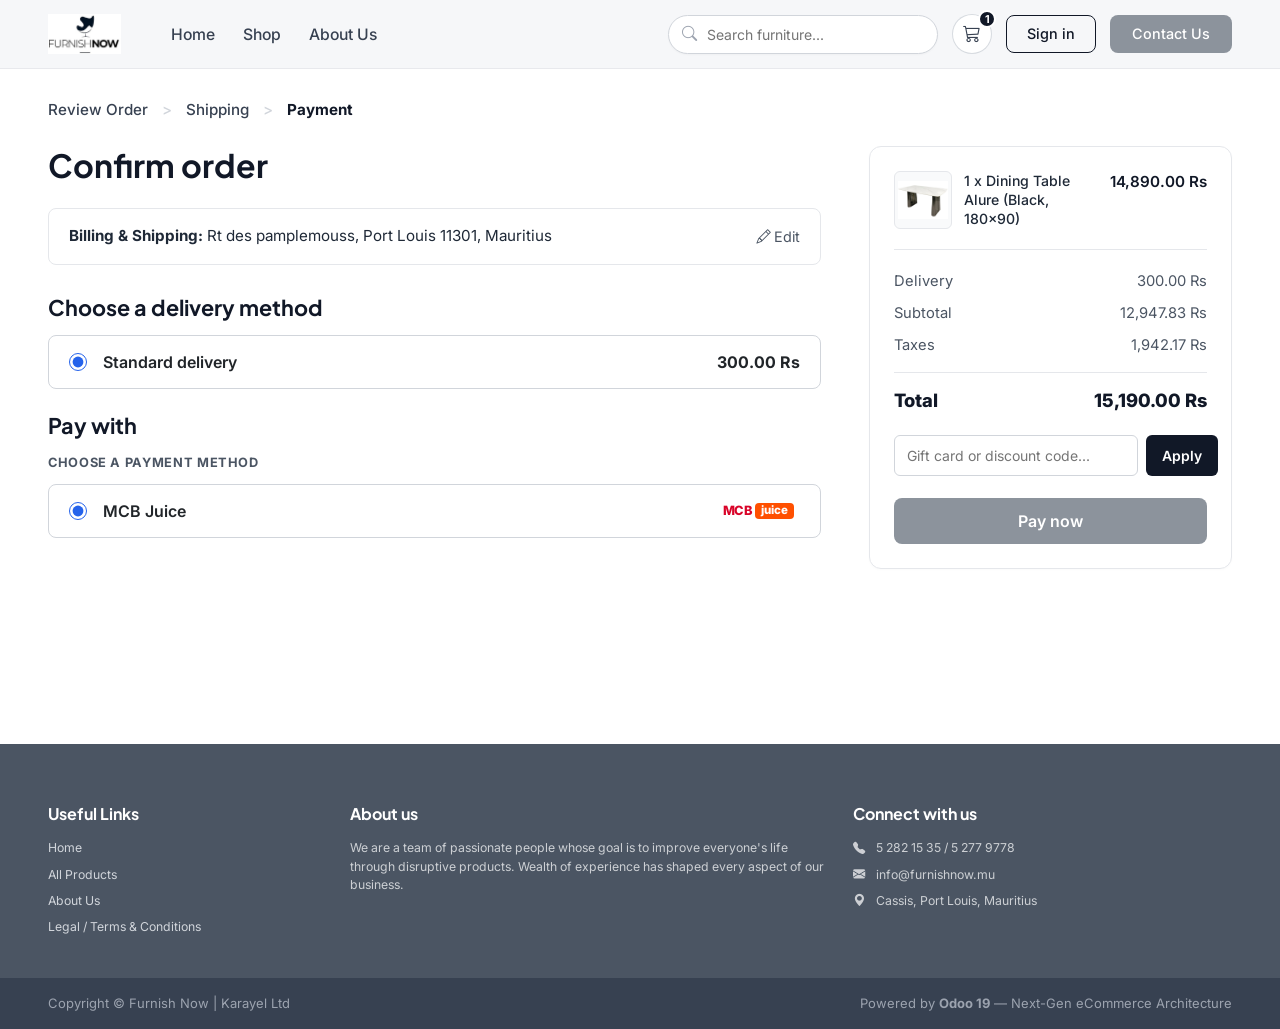
<file: payment.html>
<!DOCTYPE html>
<html lang="en">
<head>
  <meta charset="UTF-8">
  <meta name="viewport" content="width=device-width, initial-scale=1.0">
  <title>Payment — Furnish Now Mauritius</title>
  
  <!-- Clean Professional Favicon -->
  <link rel="icon" type="image/png" href="assets/images/favicon.png">
  <link rel="shortcut icon" href="assets/images/favicon.ico">

  <!-- Google Fonts: Plus Jakarta Sans & Inter -->
  <link rel="preconnect" href="https://fonts.googleapis.com">
  <link rel="preconnect" href="https://fonts.gstatic.com" crossorigin>
  <link href="https://fonts.googleapis.com/css2?family=Inter:wght@400;500;600;700&family=Plus+Jakarta+Sans:wght@600;700;800&display=swap" rel="stylesheet">
  
  <!-- Bootstrap 5 CSS & Icons -->
  <link href="https://cdn.jsdelivr.net/npm/bootstrap@5.3.3/dist/css/bootstrap.min.css" rel="stylesheet">
  <link rel="stylesheet" href="https://cdn.jsdelivr.net/npm/bootstrap-icons@1.11.3/font/bootstrap-icons.min.css">
  
  <!-- Custom Prototype CSS -->
  <link rel="stylesheet" href="assets/css/styles.css">

  <style>
    .payment-page-wrap {
      padding: 30px 0 80px;
      background: #ffffff;
      min-height: 75vh;
    }

    /* Checkout Stepper matching Furnish Now Odoo 1:1 */
    .checkout-stepper {
      font-size: 0.95rem;
      margin-bottom: 24px;
      color: #9ca3af;
      font-weight: 500;
    }
    .checkout-stepper a {
      color: #374151;
      text-decoration: none;
    }
    .checkout-stepper a:hover {
      text-decoration: underline;
    }
    .checkout-stepper .step-active {
      color: #111827;
      font-weight: 700;
    }
    .checkout-stepper .step-separator {
      margin: 0 10px;
      color: #d1d5db;
    }

    .confirm-title {
      font-size: 2rem;
      font-weight: 700;
      color: #111827;
      margin-bottom: 24px;
    }

    /* Billing & Shipping Card matching Odoo 1:1 */
    .address-info-box {
      border: 1px solid #e5e7eb;
      border-radius: 8px;
      padding: 16px 20px;
      margin-bottom: 30px;
      display: flex;
      justify-content: space-between;
      align-items: center;
      background: #ffffff;
    }
    .address-info-text {
      font-size: 0.95rem;
      color: #1f2937;
    }
    .address-edit-link {
      color: #4b5563;
      text-decoration: none;
      font-size: 0.9rem;
      display: inline-flex;
      align-items: center;
      gap: 4px;
    }
    .address-edit-link:hover {
      color: #111827;
      text-decoration: underline;
    }

    /* Section Subheadings */
    .checkout-section-title {
      font-size: 1.35rem;
      font-weight: 700;
      color: #111827;
      margin-bottom: 14px;
    }
    .checkout-method-caption {
      font-size: 0.8rem;
      font-weight: 700;
      color: #4b5563;
      text-transform: uppercase;
      letter-spacing: 0.05em;
      margin-bottom: 12px;
      display: block;
    }

    /* Radio Selection Boxes matching Odoo 1:1 */
    .method-select-box {
      border: 1px solid #d1d5db;
      border-radius: 8px;
      padding: 14px 20px;
      display: flex;
      justify-content: space-between;
      align-items: center;
      background: #ffffff;
      margin-bottom: 24px;
      cursor: pointer;
    }
    .method-select-box input[type="radio"] {
      width: 18px;
      height: 18px;
      cursor: pointer;
      accent-color: #2563eb;
    }

    /* MCB Juice Logo Badge */
    .mcb-juice-badge-wrap {
      display: inline-flex;
      align-items: center;
      gap: 3px;
      background: #ffffff;
      padding: 2px 6px;
      border-radius: 4px;
    }
    .mcb-text-red {
      color: #d90429;
      font-weight: 800;
      font-size: 0.8rem;
      letter-spacing: -0.5px;
    }
    .juice-pill-orange {
      background: #ff5000;
      color: #ffffff;
      font-size: 0.72rem;
      font-weight: 800;
      padding: 1px 6px;
      border-radius: 4px;
      line-height: 1.2;
    }

    /* Right Summary Card with FIX for price going outside the card */
    .order-sidebar-card {
      border: 1px solid #e5e7eb;
      border-radius: 12px;
      padding: 24px;
      background: #ffffff;
      position: sticky;
      top: 90px;
      box-shadow: 0 1px 3px rgba(0, 0, 0, 0.02);
    }
    .sidebar-items-list {
      display: flex;
      flex-direction: column;
      gap: 16px;
      margin-bottom: 20px;
      padding-bottom: 20px;
      border-bottom: 1px solid #e5e7eb;
    }
    .sidebar-item-row {
      display: flex;
      align-items: flex-start;
      justify-content: space-between;
      gap: 12px;
    }
    .sidebar-item-thumb {
      width: 58px;
      height: 58px;
      object-fit: contain;
      background: #f9fafb;
      border: 1px solid #e5e7eb;
      border-radius: 6px;
      padding: 3px;
      flex-shrink: 0;
    }
    .sidebar-item-desc {
      flex: 1;
      font-size: 0.88rem;
      font-weight: 500;
      color: #1f2937;
      line-height: 1.35;
      padding-right: 8px;
    }
    /* Fixed Price Column: Stays neatly inside the card border */
    .sidebar-item-price {
      font-size: 0.95rem;
      font-weight: 600;
      color: #111827;
      text-align: right;
      white-space: nowrap;
      flex-shrink: 0;
      min-width: 90px;
    }

    /* Totals Breakdown */
    .summary-calc-line {
      display: flex;
      justify-content: space-between;
      align-items: center;
      margin-bottom: 10px;
      font-size: 0.92rem;
      color: #4b5563;
    }
    .summary-calc-line.total-line {
      margin-top: 16px;
      padding-top: 14px;
      border-top: 1px solid #e5e7eb;
      font-size: 1.15rem;
      font-weight: 800;
      color: #111827;
    }

    /* Coupon Input */
    .sidebar-coupon-row {
      display: flex;
      gap: 8px;
      margin-top: 20px;
      margin-bottom: 22px;
    }
    .sidebar-coupon-input {
      flex: 1;
      border: 1px solid #d1d5db;
      border-radius: 6px;
      padding: 9px 12px;
      font-size: 0.875rem;
      outline: none;
    }
    .sidebar-coupon-btn {
      background: #111827;
      color: #ffffff;
      border: none;
      border-radius: 6px;
      padding: 0 16px;
      font-size: 0.875rem;
      font-weight: 600;
    }

    /* Grey "Pay now" button matching original Odoo */
    .btn-pay-now-action {
      width: 100%;
      height: 46px;
      background: #8c939c; /* Exact grey from screenshot */
      color: #ffffff;
      border: none;
      border-radius: 8px;
      font-weight: 600;
      font-size: 1rem;
      display: flex;
      align-items: center;
      justify-content: center;
      cursor: pointer;
      transition: background 0.2s ease;
      text-decoration: none;
    }
    .btn-pay-now-action:hover {
      background: #6b7280;
      color: #ffffff;
    }
  </style>
</head>
<body>

  <!-- ======================================================================
       1. CLEAN GREY TRANSPARENT NAVBAR
       ====================================================================== -->
  <nav class="navbar navbar-expand-lg fn-navbar sticky-top">
    <div class="container-fluid px-3 px-lg-5 flex-wrap">
      
      <a class="fn-brand-logo me-auto me-lg-4 me-xl-5" href="index.html">
        <img src="assets/images/furnishnow_logo.png" alt="Furnish Now">
      </a>

      <!-- Mobile Fast Action Icons (Search Toggle, Cart Link with Badge, Hamburger) -->
      <div class="d-flex align-items-center d-lg-none gap-2">
        <button class="fn-circle-btn border-0 bg-transparent" type="button" data-bs-toggle="collapse" data-bs-target="#mobileNavSearchCollapse" aria-label="Toggle Search">
          <i class="bi bi-search fs-5 text-dark"></i>
        </button>
        <a href="cart.html" class="fn-circle-btn position-relative text-decoration-none" title="Shopping Cart">
          <i class="bi bi-cart3"></i>
          <span class="cart-badge nav-cart-badge">0</span>
        </a>
        <button class="navbar-toggler border-0 shadow-none p-1" type="button" data-bs-toggle="collapse" data-bs-target="#furnishNav" aria-label="Toggle navigation">
          <span class="navbar-toggler-icon"></span>
        </button>
      </div>

      <div class="collapse navbar-collapse order-3 order-lg-2" id="furnishNav">
        <ul class="fn-nav-menu me-auto my-3 my-lg-0">
          <li><a class="fn-nav-link" href="index.html">Home</a></li>
          <li><a class="fn-nav-link" href="category.html">Shop</a></li>
          <li><a class="fn-nav-link" href="about.html">About Us</a></li>
        </ul>

        <div class="fn-nav-actions my-2 my-lg-0">
          <div class="fn-nav-search-wrap d-none d-lg-block">
            <i class="bi bi-search fn-nav-search-icon"></i>
            <input type="text" id="navbar-search-input" class="fn-nav-search-input navbar-search-field" placeholder="Search furniture...">
          </div>

          <a href="cart.html" class="fn-circle-btn text-decoration-none d-none d-lg-flex" title="Shopping Cart">
            <i class="bi bi-cart3"></i>
            <span class="cart-badge nav-cart-badge" id="nav-cart-badge">0</span>
          </a>

          <a href="#" class="btn-fn-signin">Sign in</a>
          <a href="about.html" class="btn-fn-contact">Contact Us</a>
        </div>
      </div>

      <!-- Mobile Expandable Search Row -->
      <div class="collapse w-100 mt-2 order-2 order-lg-3 d-lg-none" id="mobileNavSearchCollapse">
        <div class="mobile-search-input-box py-1">
          <i class="bi bi-search"></i>
          <input type="text" class="mobile-nav-search-field" placeholder="Search furniture, tables, chairs...">
        </div>
      </div>

    </div>
  </nav>

  <!-- ======================================================================
       2. PAYMENT CHECKOUT PAGE (Exact 1:1 match of furnishnow.mu/shop/payment)
       ====================================================================== -->
  <main class="payment-page-wrap">
    <div class="container-fluid px-4 px-lg-5">
      
      <!-- Stepper: Review Order > Shipping > Payment -->
      <div class="checkout-stepper">
        <a href="cart.html">Review Order</a>
        <span class="step-separator">&gt;</span>
        <a href="shipping.html">Shipping</a>
        <span class="step-separator">&gt;</span>
        <span class="step-active">Payment</span>
      </div>

      <div class="row g-5">
        
        <!-- Left: Confirm Order & Payment Method -->
        <div class="col-lg-8">
          
          <h1 class="confirm-title">Confirm order</h1>

          <!-- Billing & Shipping Display -->
          <div class="address-info-box">
            <div class="address-info-text">
              <strong>Billing &amp; Shipping:</strong> <span id="display-shipping-address">Rt des pamplemouss, Port Louis 11301, Mauritius</span>
            </div>
            <a href="shipping.html" class="address-edit-link">
              <i class="bi bi-pencil"></i> Edit
            </a>
          </div>

          <!-- Section 1: Choose a delivery method -->
          <h3 class="checkout-section-title">Choose a delivery method</h3>
          <label class="method-select-box">
            <div class="d-flex align-items-center gap-3">
              <input type="radio" name="deliveryMethod" checked>
              <span class="fw-semibold text-dark">Standard delivery</span>
            </div>
            <span class="fw-bold text-dark">300.00 Rs</span>
          </label>

          <!-- Section 2: Pay with -->
          <h3 class="checkout-section-title mt-4">Pay with</h3>
          <span class="checkout-method-caption">CHOOSE A PAYMENT METHOD</span>
          
          <label class="method-select-box">
            <div class="d-flex align-items-center gap-3">
              <input type="radio" name="paymentMethod" checked>
              <span class="fw-semibold text-dark">MCB Juice</span>
            </div>
            <!-- Authentic MCB Juice Logo Badge -->
            <div class="mcb-juice-badge-wrap">
              <span class="mcb-text-red">MCB</span>
              <span class="juice-pill-orange">juice</span>
            </div>
          </label>

        </div>

        <!-- Right: Order Summary with Cleaned-Up Non-Spill Pricing -->
        <div class="col-lg-4">
          <div class="order-sidebar-card">
            
            <!-- Products List -->
            <div class="sidebar-items-list" id="sidebar-order-items">
              <!-- Dynamically populated from cart -->
            </div>

            <!-- Breakdown -->
            <div class="summary-calc-line">
              <span>Delivery</span>
              <span id="summary-delivery">300.00 Rs</span>
            </div>

            <div class="summary-calc-line">
              <span>Subtotal</span>
              <span id="summary-subtotal">0.00 Rs</span>
            </div>

            <div class="summary-calc-line">
              <span>Taxes</span>
              <span id="summary-taxes">0.00 Rs</span>
            </div>

            <div class="summary-calc-line total-line">
              <span>Total</span>
              <span id="summary-total">0.00 Rs</span>
            </div>

            <!-- Coupon Input -->
            <div class="sidebar-coupon-row">
              <input type="text" class="sidebar-coupon-input" placeholder="Gift card or discount code...">
              <button class="sidebar-coupon-btn" type="button" onclick="alert('Coupon code applied!')">Apply</button>
            </div>

            <!-- Pay Now Button (Direct to Confirmation Screen) -->
            <button class="btn-pay-now-action" onclick="submitPaymentAndConfirm()">
              Pay now
            </button>

          </div>
        </div>

      </div>

    </div>
  </main>

  <!-- Footer -->
  <footer class="fn-footer">
    <div class="container-fluid px-4 px-lg-5">
      <div class="row gy-4">
        <div class="col-md-3">
          <h5>Useful Links</h5>
          <ul class="list-unstyled d-flex flex-column gap-2 small">
            <li><a href="index.html">Home</a></li>
            <li><a href="category.html">All Products</a></li>
            <li><a href="about.html">About Us</a></li>
            <li><a href="https://furnishnow.mu/terms" target="_blank">Legal / Terms & Conditions</a></li>
          </ul>
        </div>
        <div class="col-md-5">
          <h5>About us</h5>
          <p class="small text-light opacity-75">
            We are a team of passionate people whose goal is to improve everyone's life through disruptive products. Wealth of experience has shaped every aspect of our business.
          </p>
        </div>
        <div class="col-md-4">
          <h5>Connect with us</h5>
          <ul class="list-unstyled d-flex flex-column gap-2 small text-light opacity-75">
            <li><i class="bi bi-telephone-fill me-2"></i> 5 282 15 35 / 5 277 9778</li>
            <li><i class="bi bi-envelope-fill me-2"></i> info@furnishnow.mu</li>
            <li><i class="bi bi-geo-alt-fill me-2"></i> Cassis, Port Louis, Mauritius</li>
          </ul>
        </div>
      </div>
    </div>
  </footer>

  <div class="fn-subfooter">
    <div class="container-fluid px-4 px-lg-5 d-flex justify-content-between align-items-center flex-wrap gap-2">
      <div>Copyright &copy; Furnish Now | Karayel Ltd</div>
      <div>Powered by <strong>Odoo 19</strong> — Next-Gen eCommerce Architecture</div>
    </div>
  </div>

  <script src="assets/js/products-data.js"></script>
  <script src="https://cdn.jsdelivr.net/npm/bootstrap@5.3.3/dist/js/bootstrap.bundle.min.js"></script>
  <script>
    let orderItems = [];

    document.addEventListener('DOMContentLoaded', () => {
      loadPaymentSummary();
      initNavSearch();
    });

    function loadPaymentSummary() {
      const saved = localStorage.getItem('fn_cart');
      if (saved) {
        try { orderItems = JSON.parse(saved); } catch(e) { orderItems = []; }
      }

      // If cart empty, load the exact items from the live screenshot:
      // 1 x Dining Chair Noah [Ref: C-869-W] (LightGreen(ZJ024-19)) -> 1,450.00 Rs
      // 1 x Celine Sofa Bed Ref: HM2034 -> 30,548.78 Rs
      if (!orderItems || orderItems.length === 0) {
        orderItems = [
          {
            id: 28,
            title: "Dining Chair Noah [Ref: C-869-W] (LightGreen(ZJ024-19))",
            price: "1,450.00",
            local_image: "assets/images/categories/dining_chair.jpg",
            qty: 1
          },
          {
            id: 23,
            title: "Celine Sofa Bed Ref: HM2034",
            price: "30,548.78",
            local_image: "assets/images/categories/sofa_bed.jpg",
            qty: 1
          }
        ];
        localStorage.setItem('fn_cart', JSON.stringify(orderItems));
      }

      // Sync badge across all desktop and mobile indicators
      const totalQty = orderItems.reduce((acc, i) => acc + (i.qty || 1), 0);
      document.querySelectorAll('.cart-badge, .nav-cart-badge, #nav-cart-badge').forEach(b => b.textContent = totalQty);

      // Render items list inside sidebar
      let itemsTotal = 0;
      const listContainer = document.getElementById('sidebar-order-items');
      if (listContainer) {
        listContainer.innerHTML = orderItems.map(item => {
          const itemPrice = parseFloat(String(item.price).replace(/,/g, '')) || 0;
          const lineTotal = itemPrice * (item.qty || 1);
          itemsTotal += lineTotal;

          return `
            <div class="sidebar-item-row">
              <img src="${item.local_image || item.img_url || 'assets/images/categories/dining_chair.jpg'}" alt="${item.title}" class="sidebar-item-thumb">
              <div class="sidebar-item-desc">
                ${item.qty || 1} x ${item.title}
              </div>
              <div class="sidebar-item-price">
                ${lineTotal.toLocaleString('en-US', { minimumFractionDigits: 2, maximumFractionDigits: 2 })} Rs
              </div>
            </div>
          `;
        }).join('');
      }

      // Authentic calculation matching Odoo screenshot:
      // Delivery = 300.00 Rs
      // Total = itemsTotal + 300.00
      // Subtotal (untaxed) = itemsTotal / 1.15
      // Taxes (15% VAT) = itemsTotal - Subtotal
      const deliveryFee = 300.00;
      const untaxedSubtotal = itemsTotal / 1.15;
      const vatAmount = itemsTotal - untaxedSubtotal;
      const grandTotal = itemsTotal + deliveryFee;

      document.getElementById('summary-subtotal').textContent = `${untaxedSubtotal.toLocaleString('en-US', { minimumFractionDigits: 2, maximumFractionDigits: 2 })} Rs`;
      document.getElementById('summary-taxes').textContent = `${vatAmount.toLocaleString('en-US', { minimumFractionDigits: 2, maximumFractionDigits: 2 })} Rs`;
      document.getElementById('summary-total').textContent = `${grandTotal.toLocaleString('en-US', { minimumFractionDigits: 2, maximumFractionDigits: 2 })} Rs`;

      // Read saved address if exists
      const savedAddress = localStorage.getItem('fn_shipping_address');
      if (savedAddress) {
        document.getElementById('display-shipping-address').textContent = savedAddress;
      }
    }

    function submitPaymentAndConfirm() {
      // Generate a dynamic Odoo quotation ID (e.g. S02391, S02394, etc.)
      let quotationId = localStorage.getItem('fn_last_order_id');
      if (!quotationId) {
        // Generate dynamic Odoo order ID starting with 'S' followed by 5 digits
        const randomDigits = Math.floor(10000 + Math.random() * 90000);
        quotationId = 'S' + randomDigits;
        localStorage.setItem('fn_last_order_id', quotationId);
      }

      window.location.href = 'confirmation.html';
    }

    function initNavSearch() {
      const inputs = document.querySelectorAll('#navbar-search-input, .navbar-search-field, .mobile-nav-search-field');
      inputs.forEach(input => {
        input.addEventListener('keydown', (e) => {
          if (e.key === 'Enter') {
            const val = input.value.trim();
            if (val) {
              window.location.href = `category.html?search=${encodeURIComponent(val)}`;
            }
          }
        });
      });
    }
  </script>
</body>
</html>
</file>
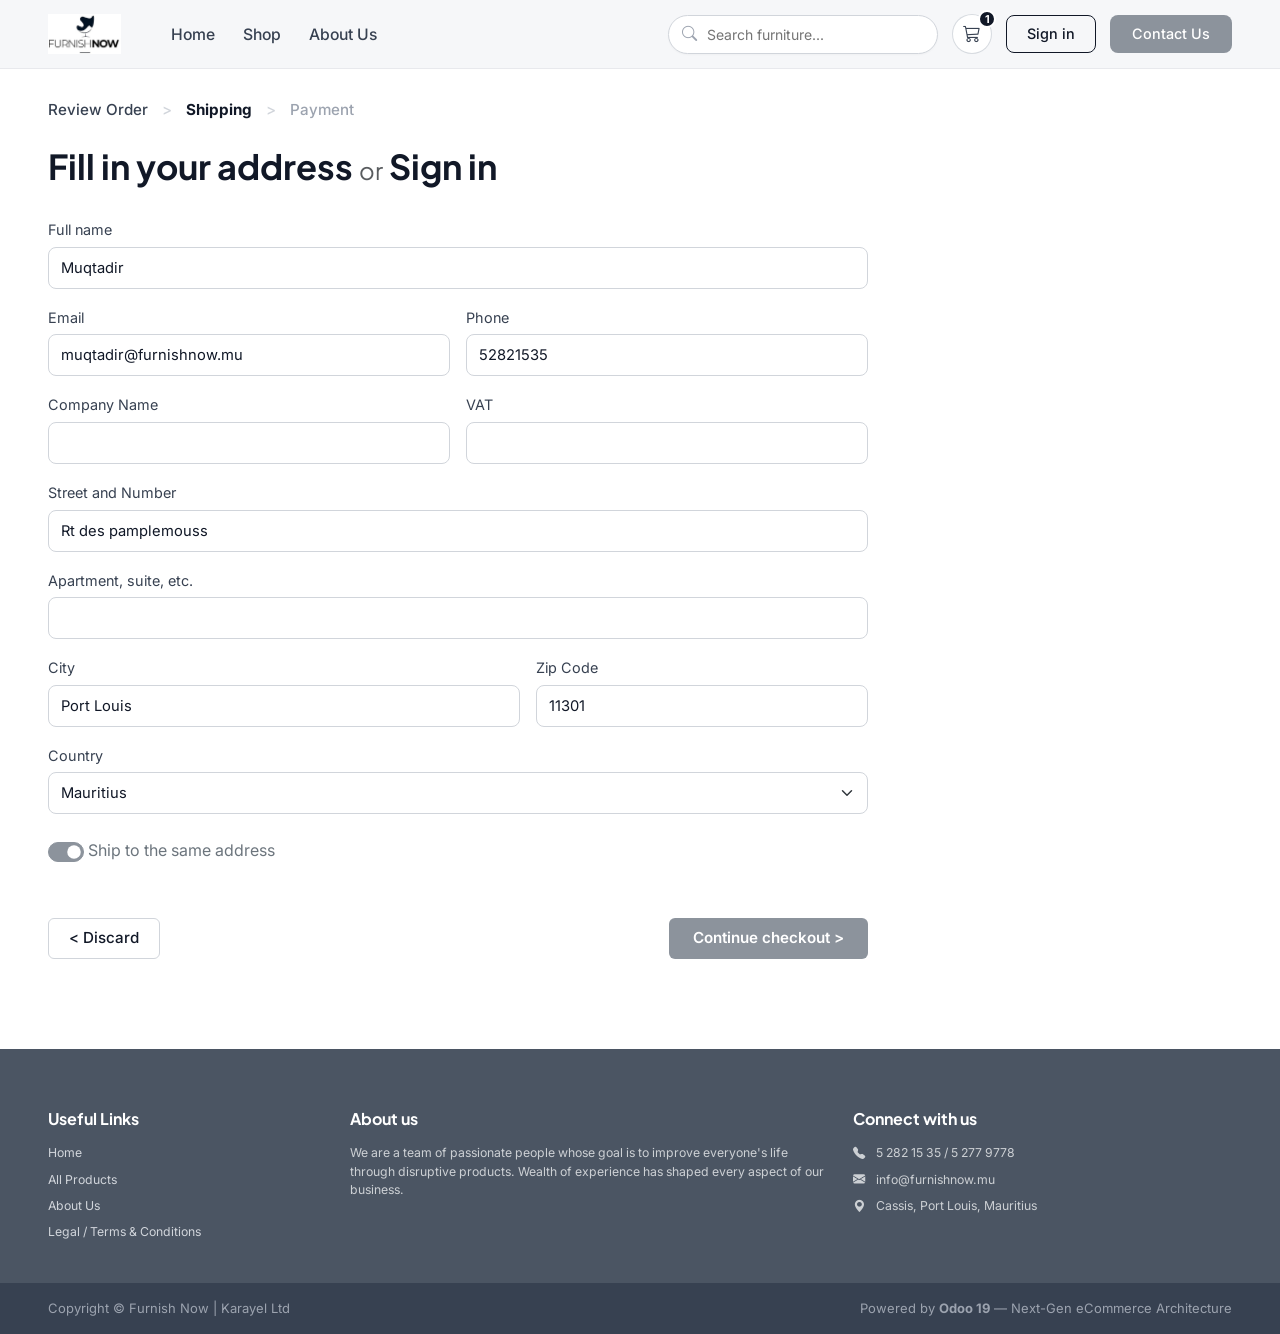
<file: shipping.html>
<!DOCTYPE html>
<html lang="en">
<head>
  <meta charset="UTF-8">
  <meta name="viewport" content="width=device-width, initial-scale=1.0">
  <title>Address — Furnish Now Mauritius</title>
  
  <!-- Clean Professional Favicon -->
  <link rel="icon" type="image/png" href="assets/images/favicon.png">
  <link rel="shortcut icon" href="assets/images/favicon.ico">
  
  <!-- Google Fonts: Plus Jakarta Sans & Inter -->
  <link rel="preconnect" href="https://fonts.googleapis.com">
  <link rel="preconnect" href="https://fonts.gstatic.com" crossorigin>
  <link href="https://fonts.googleapis.com/css2?family=Inter:wght@400;500;600;700&family=Plus+Jakarta+Sans:wght@600;700;800&display=swap" rel="stylesheet">
  
  <!-- Bootstrap 5 CSS & Icons -->
  <link href="https://cdn.jsdelivr.net/npm/bootstrap@5.3.3/dist/css/bootstrap.min.css" rel="stylesheet">
  <link rel="stylesheet" href="https://cdn.jsdelivr.net/npm/bootstrap-icons@1.11.3/font/bootstrap-icons.min.css">
  
  <!-- Custom Prototype CSS -->
  <link rel="stylesheet" href="assets/css/styles.css">

  <style>
    .address-page-wrap {
      padding: 30px 0 90px;
      background: #ffffff;
      min-height: 75vh;
    }

    /* Checkout Stepper matching Furnish Now Odoo */
    .checkout-stepper {
      font-size: 0.95rem;
      margin-bottom: 24px;
      color: #9ca3af;
      font-weight: 500;
    }
    .checkout-stepper a {
      color: #374151;
      text-decoration: none;
    }
    .checkout-stepper a:hover {
      text-decoration: underline;
    }
    .checkout-stepper .step-active {
      color: #111827;
      font-weight: 700;
    }
    .checkout-stepper .step-separator {
      margin: 0 10px;
      color: #d1d5db;
    }

    .address-page-title {
      font-size: 2.15rem;
      font-weight: 700;
      color: #111827;
      margin-bottom: 30px;
    }
    .address-page-title a {
      color: #111827;
      text-decoration: none;
    }
    .address-page-title a:hover {
      text-decoration: underline;
    }

    /* Form Inputs matching screenshot */
    .address-form-container {
      max-width: 820px;
    }
    .address-form-container .form-label {
      font-size: 0.9rem;
      color: #374151;
      margin-bottom: 6px;
    }
    .address-input {
      border: 1px solid #d1d5db;
      border-radius: 8px;
      height: 42px;
      font-size: 0.92rem;
      color: #111827;
      box-shadow: none;
      transition: border-color 0.15s ease-in-out, box-shadow 0.15s ease-in-out;
    }
    .address-input:focus {
      border-color: #111827;
      box-shadow: 0 0 0 3px rgba(17, 24, 39, 0.08);
    }
    .form-select.address-input {
      height: 42px;
    }

    /* Buttons */
    .btn-discard {
      background: #ffffff;
      border: 1px solid #d1d5db;
      color: #111827;
      font-size: 0.95rem;
      font-weight: 500;
      padding: 8px 20px;
      border-radius: 6px;
      text-decoration: none;
      transition: background 0.15s;
    }
    .btn-discard:hover {
      background: #f3f4f6;
      color: #111827;
    }
    .btn-continue-checkout {
      background: #8c939c; /* Exact grey from screenshot */
      border: none;
      color: #ffffff;
      font-size: 0.95rem;
      font-weight: 600;
      padding: 9px 24px;
      border-radius: 6px;
      cursor: pointer;
      transition: background 0.2s;
    }
    .btn-continue-checkout:hover {
      background: #6b7280;
    }

    /* Toggle Switch */
    .form-switch .form-check-input {
      width: 2.25em;
      height: 1.25em;
      cursor: pointer;
    }
    .form-switch .form-check-input:checked {
      background-color: #8c939c;
      border-color: #8c939c;
    }
  </style>
</head>
<body>

  <!-- ======================================================================
       1. CLEAN GREY TRANSPARENT NAVBAR (Home, Shop, About Us)
       ====================================================================== -->
  <nav class="navbar navbar-expand-lg fn-navbar sticky-top">
    <div class="container-fluid px-3 px-lg-5 flex-wrap">
      
      <a class="fn-brand-logo me-auto me-lg-4 me-xl-5" href="index.html">
        <img src="assets/images/furnishnow_logo.png" alt="Furnish Now">
      </a>

      <!-- Mobile Fast Action Icons (Search Toggle, Cart Link with Badge, Hamburger) -->
      <div class="d-flex align-items-center d-lg-none gap-2">
        <button class="fn-circle-btn border-0 bg-transparent" type="button" data-bs-toggle="collapse" data-bs-target="#mobileNavSearchCollapse" aria-label="Toggle Search">
          <i class="bi bi-search fs-5 text-dark"></i>
        </button>
        <a href="cart.html" class="fn-circle-btn position-relative text-decoration-none" title="Shopping Cart">
          <i class="bi bi-cart3"></i>
          <span class="cart-badge nav-cart-badge">0</span>
        </a>
        <button class="navbar-toggler border-0 shadow-none p-1" type="button" data-bs-toggle="collapse" data-bs-target="#furnishNav" aria-label="Toggle navigation">
          <span class="navbar-toggler-icon"></span>
        </button>
      </div>

      <div class="collapse navbar-collapse order-3 order-lg-2" id="furnishNav">
        <ul class="fn-nav-menu me-auto my-3 my-lg-0">
          <li><a class="fn-nav-link" href="index.html">Home</a></li>
          <li><a class="fn-nav-link" href="category.html">Shop</a></li>
          <li><a class="fn-nav-link" href="about.html">About Us</a></li>
        </ul>

        <div class="fn-nav-actions my-2 my-lg-0">
          <div class="fn-nav-search-wrap d-none d-lg-block">
            <i class="bi bi-search fn-nav-search-icon"></i>
            <input type="text" id="navbar-search-input" class="fn-nav-search-input navbar-search-field" placeholder="Search furniture...">
          </div>

          <a href="cart.html" class="fn-circle-btn text-decoration-none d-none d-lg-flex" title="Shopping Cart">
            <i class="bi bi-cart3"></i>
            <span class="cart-badge nav-cart-badge" id="nav-cart-badge">0</span>
          </a>

          <a href="#" class="btn-fn-signin">Sign in</a>
          <a href="about.html" class="btn-fn-contact">Contact Us</a>
        </div>
      </div>

      <!-- Mobile Expandable Search Row -->
      <div class="collapse w-100 mt-2 order-2 order-lg-3 d-lg-none" id="mobileNavSearchCollapse">
        <div class="mobile-search-input-box py-1">
          <i class="bi bi-search"></i>
          <input type="text" class="mobile-nav-search-field" placeholder="Search furniture, tables, chairs...">
        </div>
      </div>

    </div>
  </nav>

  <!-- ======================================================================
       2. SHIPPING ADDRESS PAGE (Exact 1:1 match of furnishnow.mu/shop/address)
       ====================================================================== -->
  <main class="address-page-wrap">
    <div class="container-fluid px-4 px-lg-5">
      
      <!-- Stepper: Review Order > Shipping > Payment -->
      <div class="checkout-stepper">
        <a href="cart.html">Review Order</a>
        <span class="step-separator">&gt;</span>
        <span class="step-active">Shipping</span>
        <span class="step-separator">&gt;</span>
        <span>Payment</span>
      </div>

      <!-- Title: Fill in your address or Sign in -->
      <h1 class="address-page-title">
        Fill in your address <span class="text-muted fw-normal fs-4">or</span> <a href="#">Sign in</a>
      </h1>

      <div class="address-form-container">
        
        <form id="addressForm" class="needs-validation" novalidate onsubmit="handleAddressSubmit(event)">
          
          <!-- Full name -->
          <div class="mb-3">
            <label class="form-label" for="full_name">Full name</label>
            <input type="text" class="form-control address-input" id="full_name" required>
            <div class="invalid-feedback">Please enter your full name.</div>
          </div>

          <!-- Email & Phone -->
          <div class="row g-3 mb-3">
            <div class="col-md-6">
              <label class="form-label" for="email">Email</label>
              <input type="email" class="form-control address-input" id="email" required>
              <div class="invalid-feedback">Please provide a valid email address.</div>
            </div>
            <div class="col-md-6">
              <label class="form-label" for="phone">Phone</label>
              <input type="tel" class="form-control address-input" id="phone" required placeholder="5XXX XXXX">
              <div class="invalid-feedback">Please provide your contact phone number.</div>
            </div>
          </div>

          <!-- Company Name & VAT -->
          <div class="row g-3 mb-3">
            <div class="col-md-6">
              <label class="form-label" for="company_name">Company Name</label>
              <input type="text" class="form-control address-input" id="company_name">
            </div>
            <div class="col-md-6">
              <label class="form-label" for="vat">VAT</label>
              <input type="text" class="form-control address-input" id="vat">
            </div>
          </div>

          <!-- Street and Number -->
          <div class="mb-3">
            <label class="form-label" for="street">Street and Number</label>
            <input type="text" class="form-control address-input" id="street" required>
            <div class="invalid-feedback">Please enter your street address and number.</div>
          </div>

          <!-- Apartment, suite, etc. -->
          <div class="mb-3">
            <label class="form-label" for="street2">Apartment, suite, etc.</label>
            <input type="text" class="form-control address-input" id="street2">
          </div>

          <!-- City & Zip Code -->
          <div class="row g-3 mb-3">
            <div class="col-md-7">
              <label class="form-label" for="city">City</label>
              <input type="text" class="form-control address-input" id="city" required>
              <div class="invalid-feedback">Please enter your city.</div>
            </div>
            <div class="col-md-5">
              <label class="form-label" for="zip">Zip Code</label>
              <input type="text" class="form-control address-input" id="zip">
            </div>
          </div>

          <!-- Country -->
          <div class="mb-4">
            <label class="form-label" for="country">Country</label>
            <select class="form-select address-input" id="country" required>
              <option value="">Country...</option>
              <option value="Mauritius" selected>Mauritius</option>
            </select>
            <div class="invalid-feedback">Please select your country.</div>
          </div>

          <!-- Switch: Ship to the same address -->
          <div class="form-check form-switch mb-5">
            <input class="form-check-input" type="checkbox" role="switch" id="shipToSameAddress" checked>
            <label class="form-check-label text-secondary" for="shipToSameAddress">Ship to the same address</label>
          </div>

          <!-- Actions: Discard & Continue checkout -->
          <div class="d-flex justify-content-between align-items-center pt-2">
            <a href="cart.html" class="btn-discard">&lt; Discard</a>
            <button type="submit" class="btn-continue-checkout" id="btn-submit-address">
              Continue checkout &gt;
            </button>
          </div>

        </form>

      </div>

    </div>
  </main>

  <!-- Footer -->
  <footer class="fn-footer">
    <div class="container-fluid px-4 px-lg-5">
      <div class="row gy-4">
        <div class="col-md-3">
          <h5>Useful Links</h5>
          <ul class="list-unstyled d-flex flex-column gap-2 small">
            <li><a href="index.html">Home</a></li>
            <li><a href="category.html">All Products</a></li>
            <li><a href="about.html">About Us</a></li>
            <li><a href="https://furnishnow.mu/terms" target="_blank">Legal / Terms & Conditions</a></li>
          </ul>
        </div>
        <div class="col-md-5">
          <h5>About us</h5>
          <p class="small text-light opacity-75">
            We are a team of passionate people whose goal is to improve everyone's life through disruptive products. Wealth of experience has shaped every aspect of our business.
          </p>
        </div>
        <div class="col-md-4">
          <h5>Connect with us</h5>
          <ul class="list-unstyled d-flex flex-column gap-2 small text-light opacity-75">
            <li><i class="bi bi-telephone-fill me-2"></i> 5 282 15 35 / 5 277 9778</li>
            <li><i class="bi bi-envelope-fill me-2"></i> info@furnishnow.mu</li>
            <li><i class="bi bi-geo-alt-fill me-2"></i> Cassis, Port Louis, Mauritius</li>
          </ul>
        </div>
      </div>
    </div>
  </footer>

  <div class="fn-subfooter">
    <div class="container-fluid px-4 px-lg-5 d-flex justify-content-between align-items-center flex-wrap gap-2">
      <div>Copyright &copy; Furnish Now | Karayel Ltd</div>
      <div>Powered by <strong>Odoo 19</strong> — Next-Gen eCommerce Architecture</div>
    </div>
  </div>

  <script src="assets/js/products-data.js"></script>
  <script src="https://cdn.jsdelivr.net/npm/bootstrap@5.3.3/dist/js/bootstrap.bundle.min.js"></script>
  <script>
    document.addEventListener('DOMContentLoaded', () => {
      // Sync cart badge
      const saved = localStorage.getItem('fn_cart');
      if (saved) {
        try {
          const cart = JSON.parse(saved);
          const totalQty = cart.reduce((s, i) => s + (i.qty || 1), 0);
          document.querySelectorAll('.cart-badge, .nav-cart-badge, #nav-cart-badge').forEach(b => b.textContent = totalQty);
        } catch(e) {}
      }

      // Pre-fill previously entered address or defaults matching screenshot
      const savedAddress = localStorage.getItem('fn_shipping_address');
      if (savedAddress) {
        document.getElementById('street').value = savedAddress.split(',')[0] || '';
      } else {
        document.getElementById('full_name').value = 'Muqtadir';
        document.getElementById('email').value = 'muqtadir@furnishnow.mu';
        document.getElementById('phone').value = '52821535';
        document.getElementById('street').value = 'Rt des pamplemouss';
        document.getElementById('city').value = 'Port Louis';
        document.getElementById('zip').value = '11301';
      }

      initNavSearch();
    });

    function handleAddressSubmit(e) {
      e.preventDefault();
      const form = document.getElementById('addressForm');
      
      // Bootstrap native validation
      if (!form.checkValidity()) {
        e.stopPropagation();
        form.classList.add('was-validated');
        return;
      }

      const fullName = document.getElementById('full_name').value.trim();
      const street = document.getElementById('street').value.trim();
      const street2 = document.getElementById('street2').value.trim();
      const city = document.getElementById('city').value.trim();
      const zip = document.getElementById('zip').value.trim();
      const country = document.getElementById('country').value.trim();

      let parts = [street];
      if (street2) parts.push(street2);
      if (city) parts.push(city);
      if (zip) parts.push(zip);
      if (country) parts.push(country);

      const formattedAddress = parts.join(', ');
      localStorage.setItem('fn_shipping_address', formattedAddress);
      localStorage.setItem('fn_shipping_name', fullName);

      // Navigate to payment
      window.location.href = 'payment.html';
    }

    function initNavSearch() {
      const inputs = document.querySelectorAll('#navbar-search-input, .navbar-search-field, .mobile-nav-search-field');
      inputs.forEach(input => {
        input.addEventListener('keydown', (e) => {
          if (e.key === 'Enter') {
            const val = input.value.trim();
            if (val) {
              window.location.href = `category.html?search=${encodeURIComponent(val)}`;
            }
          }
        });
      });
    }
  </script>
</body>
</html>
</file>
<file: assets/css/styles.css>
/* ==========================================================================
   FURNISH NOW — MODERN E-COMMERCE RENOVATION (Odoo 19 Ready)
   Design System & Custom Styling
   ========================================================================== */

:root {
  /* Brand Palette */
  --fn-dark: #111827;            /* Deep Graphite / Black */
  --fn-nav-bg: rgba(246, 247, 249, 0.92); /* Clean Grey Transparent */
  --fn-nav-border: rgba(229, 231, 235, 0.85);
  --fn-accent: #2563eb;          /* Royal Blue Action Accent */
  --fn-sale-red: #ef4444;        /* Promo Discount Red */
  
  /* Neutrals */
  --fn-body-bg: #fdfdfd;
  --fn-surface: #ffffff;
  --fn-text-main: #1f2937;
  --fn-text-muted: #6b7280;
  --fn-border: #e5e7eb;

  /* Shadows */
  --fn-shadow-sm: 0 1px 3px rgba(0, 0, 0, 0.04);
  --fn-shadow-card: 0 4px 14px rgba(0, 0, 0, 0.04), 0 1px 3px rgba(0, 0, 0, 0.02);
  --fn-shadow-hover: 0 16px 32px rgba(0, 0, 0, 0.09), 0 4px 8px rgba(0, 0, 0, 0.04);

  /* Radius */
  --fn-radius-card: 16px;
  --fn-transition: all 0.28s cubic-bezier(0.16, 1, 0.3, 1);
}

/* Base */
body {
  font-family: 'Inter', -apple-system, BlinkMacSystemFont, 'Segoe UI', Roboto, sans-serif;
  color: var(--fn-text-main);
  background-color: var(--fn-body-bg);
  -webkit-font-smoothing: antialiased;
}

h1, h2, h3, h4, h5, h6 {
  font-family: 'Plus Jakarta Sans', 'Inter', sans-serif;
  color: var(--fn-dark);
  font-weight: 700;
}

/* --------------------------------------------------------------------------
   1. FREE-FLOWING CLEAN GREY TRANSPARENT NAVBAR WITH INTEGRATED SEARCH
   -------------------------------------------------------------------------- */
.fn-navbar {
  background: var(--fn-nav-bg);
  backdrop-filter: blur(18px);
  -webkit-backdrop-filter: blur(18px);
  border-bottom: 1px solid var(--fn-nav-border);
  padding: 14px 0;
  position: sticky;
  top: 0;
  z-index: 1030;
  transition: var(--fn-transition);
}

.fn-brand-logo {
  display: flex;
  align-items: center;
  text-decoration: none;
}
.fn-brand-logo img {
  height: 40px;
  width: auto;
  object-fit: contain;
}

/* Nav Links: Clean & Spacious */
.fn-nav-menu {
  display: flex;
  align-items: center;
  gap: 24px;
  list-style: none;
  margin: 0;
  padding: 0;
}

.fn-nav-link {
  color: #374151;
  font-size: 0.985rem;
  font-weight: 500;
  text-decoration: none;
  padding: 6px 2px;
  position: relative;
  transition: color 0.2s ease;
  white-space: nowrap;
}
.fn-nav-link:hover,
.fn-nav-link.active {
  color: #111827;
  font-weight: 600;
}
.fn-nav-link::after {
  content: '';
  position: absolute;
  bottom: 0;
  left: 0;
  width: 0;
  height: 2px;
  background-color: #111827;
  transition: width 0.25s ease;
}
.fn-nav-link:hover::after,
.fn-nav-link.active::after {
  width: 100%;
}

/* Clean, Non-Congested Integrated Search Bar */
.fn-nav-search-wrap {
  width: 270px;
  transition: width 0.3s ease;
  position: relative;
}
.fn-nav-search-wrap:focus-within {
  width: 330px;
}
.fn-nav-search-input {
  width: 100%;
  background: #ffffff;
  border: 1px solid #d1d5db;
  border-radius: 9999px;
  padding: 8px 16px 8px 38px;
  font-size: 0.875rem;
  color: #1f2937;
  outline: none;
  transition: var(--fn-transition);
  box-shadow: 0 1px 2px rgba(0, 0, 0, 0.03);
}
.fn-nav-search-input:focus {
  border-color: #111827;
  box-shadow: 0 0 0 3px rgba(17, 24, 39, 0.08);
}
.fn-nav-search-icon {
  position: absolute;
  left: 14px;
  top: 50%;
  transform: translateY(-50%);
  color: #9ca3af;
  font-size: 0.95rem;
  pointer-events: none;
}

/* Right Nav Buttons */
.fn-nav-actions {
  display: flex;
  align-items: center;
  gap: 14px;
}

.fn-circle-btn {
  width: 40px;
  height: 40px;
  border-radius: 50%;
  border: 1px solid rgba(209, 213, 219, 0.85);
  background: #ffffff;
  display: flex;
  align-items: center;
  justify-content: center;
  color: #374151;
  position: relative;
  cursor: pointer;
  transition: var(--fn-transition);
  font-size: 1.1rem;
}
.fn-circle-btn:hover {
  background: #f9fafb;
  border-color: #9ca3af;
  color: #111827;
  transform: translateY(-1px);
}

.cart-badge {
  position: absolute;
  top: -5px;
  right: -5px;
  background-color: #111827;
  color: #ffffff;
  font-size: 0.68rem;
  font-weight: 700;
  width: 18px;
  height: 18px;
  border-radius: 50%;
  display: flex;
  align-items: center;
  justify-content: center;
  border: 2px solid #ffffff;
}

.btn-fn-signin {
  border: 1px solid #111827;
  background: transparent;
  color: #111827;
  font-weight: 500;
  font-size: 0.9rem;
  padding: 7px 20px;
  border-radius: 8px;
  transition: var(--fn-transition);
  text-decoration: none;
  white-space: nowrap;
}
.btn-fn-signin:hover {
  background: #111827;
  color: #ffffff;
}

.btn-fn-contact {
  background-color: #8c939c;
  color: #ffffff;
  font-weight: 500;
  font-size: 0.9rem;
  padding: 8px 22px;
  border-radius: 8px;
  border: none;
  transition: var(--fn-transition);
  text-decoration: none;
  white-space: nowrap;
}
.btn-fn-contact:hover {
  background-color: #6b7280;
  color: #ffffff;
}

/* --------------------------------------------------------------------------
   2. Hero Banner Container
   -------------------------------------------------------------------------- */
.hero-banner-container {
  padding: 24px 0 36px;
}
.hero-banner-frame {
  position: relative;
  border-radius: 20px;
  overflow: hidden;
  box-shadow: 0 4px 18px rgba(0, 0, 0, 0.04);
  border: 1px solid var(--fn-border);
  background: #ffffff;
}
.hero-banner-frame img {
  width: 100%;
  height: auto;
  display: block;
  object-fit: cover;
}

/* --------------------------------------------------------------------------
   3. Categories Section Header & Cards
   -------------------------------------------------------------------------- */
.category-section-header {
  text-align: center;
  margin-bottom: 40px;
}
.category-badge-subtitle {
  display: inline-block;
  font-size: 0.75rem;
  font-weight: 700;
  text-transform: uppercase;
  letter-spacing: 0.1em;
  color: #4b5563;
  background: #e5e7eb;
  padding: 4px 14px;
  border-radius: 20px;
  margin-bottom: 10px;
}
.category-main-title {
  font-size: 2.25rem;
  font-weight: 800;
  letter-spacing: -0.025em;
  color: #111827;
  margin-bottom: 10px;
}
.category-sub-lead {
  font-size: 1.025rem;
  color: var(--fn-text-muted);
  max-width: 600px;
  margin: 0 auto;
}

/* The Category Card */
.category-card-item {
  background: #ffffff;
  border: 1px solid var(--fn-border);
  border-radius: var(--fn-radius-card);
  padding: 20px 16px 16px;
  display: flex;
  flex-direction: column;
  align-items: center;
  justify-content: space-between;
  text-decoration: none;
  height: 100%;
  box-shadow: var(--fn-shadow-card);
  transition: var(--fn-transition);
  position: relative;
  overflow: hidden;
}
.category-card-item:hover {
  transform: translateY(-8px);
  box-shadow: var(--fn-shadow-hover);
  border-color: #cbd5e1;
}

.category-card-img-wrap {
  width: 100%;
  height: 155px;
  display: flex;
  align-items: center;
  justify-content: center;
  margin-bottom: 16px;
  background: #ffffff;
}
.category-card-img-wrap img {
  max-width: 90%;
  max-height: 90%;
  object-fit: contain;
  transition: transform 0.4s cubic-bezier(0.16, 1, 0.3, 1);
}
.category-card-item:hover .category-card-img-wrap img {
  transform: scale(1.1);
}

/* Dynamic Hover Button: Changes text to "Browse →" on hover */
.btn-category-action {
  width: 100%;
  background-color: #111827;
  color: #ffffff;
  border: 1px solid #111827;
  font-size: 0.875rem;
  font-weight: 600;
  padding: 10px 16px;
  border-radius: 8px;
  text-align: center;
  cursor: pointer;
  position: relative;
  overflow: hidden;
  height: 42px;
  display: flex;
  align-items: center;
  justify-content: center;
  transition: var(--fn-transition);
}

.btn-category-action .btn-text-default {
  display: inline-block;
  transition: transform 0.28s ease, opacity 0.28s ease;
  white-space: nowrap;
  overflow: hidden;
  text-overflow: ellipsis;
}

.btn-category-action .btn-text-hover {
  position: absolute;
  top: 50%;
  left: 50%;
  transform: translate(-50%, 120%);
  opacity: 0;
  white-space: nowrap;
  font-weight: 700;
  letter-spacing: 0.04em;
  color: #ffffff;
  transition: transform 0.28s ease, opacity 0.28s ease;
  display: flex;
  align-items: center;
  gap: 6px;
}

.category-card-item:hover .btn-category-action,
.btn-category-action:hover {
  background-color: #2563eb !important;
  border-color: #2563eb !important;
  box-shadow: 0 4px 14px rgba(37, 99, 235, 0.3);
}

.category-card-item:hover .btn-text-default,
.btn-category-action:hover .btn-text-default {
  transform: translateY(-160%);
  opacity: 0;
}

.category-card-item:hover .btn-text-hover,
.btn-category-action:hover .btn-text-hover {
  transform: translate(-50%, -50%);
  opacity: 1;
}

/* --------------------------------------------------------------------------
   4. SCROLLING CAROUSELS (Featured & Promotional Sliders)
   -------------------------------------------------------------------------- */
.carousel-nav-btns {
  display: flex;
  align-items: center;
  gap: 8px;
}
.btn-carousel-nav {
  width: 38px;
  height: 38px;
  border-radius: 50%;
  border: 1px solid #d1d5db;
  background: #ffffff;
  display: flex;
  align-items: center;
  justify-content: center;
  color: #374151;
  font-size: 1rem;
  cursor: pointer;
  transition: var(--fn-transition);
}
.btn-carousel-nav:hover {
  background: #111827;
  color: #ffffff;
  border-color: #111827;
}

.product-carousel-track {
  display: flex;
  gap: 20px;
  overflow-x: auto;
  scroll-behavior: smooth;
  scrollbar-width: none;
  padding: 12px 4px 20px;
}
.product-carousel-track::-webkit-scrollbar {
  display: none;
}

/* Product Card in Carousel */
.carousel-product-card {
  min-width: 275px;
  max-width: 275px;
  background: #ffffff;
  border: 1px solid var(--fn-border);
  border-radius: 14px;
  overflow: hidden;
  box-shadow: var(--fn-shadow-card);
  transition: var(--fn-transition);
  display: flex;
  flex-direction: column;
  flex-shrink: 0;
}
.carousel-product-card:hover {
  transform: translateY(-6px);
  box-shadow: var(--fn-shadow-hover);
  border-color: #cbd5e1;
}

.carousel-product-img-wrap {
  height: 210px;
  background: #ffffff;
  display: flex;
  align-items: center;
  justify-content: center;
  padding: 16px;
  position: relative;
  overflow: hidden;
}
.carousel-product-img-wrap img {
  max-height: 100%;
  max-width: 100%;
  object-fit: contain;
  transition: transform 0.4s ease;
}
.carousel-product-card:hover .carousel-product-img-wrap img {
  transform: scale(1.08);
}

.badge-discount-tag,
.shop-badge-promo {
  position: absolute;
  top: 10px;
  left: 10px;
  background: #ef4444;
  color: #ffffff;
  font-size: 0.72rem;
  font-weight: 700;
  letter-spacing: 0.02em;
  padding: 4px 8px;
  border-radius: 6px;
  line-height: 1;
  white-space: nowrap;
  display: inline-flex;
  align-items: center;
  justify-content: center;
  z-index: 5;
  box-shadow: 0 2px 4px rgba(239, 68, 68, 0.25);
  pointer-events: none;
}

.carousel-product-body {
  padding: 16px;
  display: flex;
  flex-direction: column;
  flex-grow: 1;
  border-top: 1px solid #f3f4f6;
}
.carousel-product-title {
  font-size: 0.925rem;
  font-weight: 700;
  color: #111827;
  margin-bottom: 4px;
  line-height: 1.35;
  display: -webkit-box;
  -webkit-line-clamp: 2;
  -webkit-box-orient: vertical;
  overflow: hidden;
  height: 2.7em;
}
.carousel-product-sku {
  font-size: 0.75rem;
  color: #9ca3af;
  margin-bottom: 12px;
}
.carousel-price-row {
  margin-top: auto;
  display: flex;
  align-items: center;
  justify-content: space-between;
}
.price-bold {
  font-size: 1.15rem;
  font-weight: 800;
  color: #111827;
}
.price-strike {
  font-size: 0.85rem;
  color: #9ca3af;
  text-decoration: line-through;
  margin-left: 6px;
}
.btn-card-add {
  background: #f3f4f6;
  color: #111827;
  border: 1px solid #e5e7eb;
  width: 36px;
  height: 36px;
  border-radius: 50%;
  display: flex;
  align-items: center;
  justify-content: center;
  cursor: pointer;
  transition: var(--fn-transition);
}
.btn-card-add:hover {
  background: #111827;
  color: #ffffff;
  border-color: #111827;
  transform: scale(1.08);
}

/* --------------------------------------------------------------------------
   5. Slide-in Offcanvas Cart Drawer (MCB Juice Flow)
   -------------------------------------------------------------------------- */
.cart-drawer-item {
  display: flex;
  gap: 12px;
  padding: 12px 0;
  border-bottom: 1px solid var(--fn-border);
}
.cart-drawer-img {
  width: 60px;
  height: 60px;
  object-fit: contain;
  background: #ffffff;
  border: 1px solid var(--fn-border);
  border-radius: 8px;
  padding: 4px;
}
.cart-mcb-box {
  background: #f0fdf4;
  border: 1px solid #bbf7d0;
  border-radius: 8px;
  padding: 12px;
  margin-top: 14px;
  font-size: 0.825rem;
}

/* --------------------------------------------------------------------------
   6. Footer (Faithful to Furnish Now)
   -------------------------------------------------------------------------- */
.fn-footer {
  background: #4b5563;
  color: #e5e7eb;
  padding: 60px 0 25px;
  font-size: 0.875rem;
}
.fn-footer h5 {
  color: #ffffff;
  font-size: 1rem;
  margin-bottom: 16px;
  font-weight: 700;
}
.fn-footer a {
  color: #d1d5db;
  text-decoration: none;
  transition: var(--fn-transition);
}
.fn-footer a:hover {
  color: #ffffff;
  text-decoration: underline;
}
.fn-subfooter {
  background: #374151;
  padding: 16px 0;
  color: #9ca3af;
  font-size: 0.8125rem;
}

/* --------------------------------------------------------------------------
   7. Mobile Navigation & Enhanced Responsive eCommerce Enhancements
   -------------------------------------------------------------------------- */

/* Mobile Expandable Navbar Search Bar */
.mobile-search-input-box {
  position: relative;
  width: 100%;
}
.mobile-search-input-box i {
  position: absolute;
  left: 14px;
  top: 50%;
  transform: translateY(-50%);
  color: #9ca3af;
  font-size: 0.95rem;
  pointer-events: none;
}
.mobile-search-input-box input {
  width: 100%;
  background: #ffffff;
  border: 1px solid #d1d5db;
  border-radius: 9999px;
  padding: 8px 16px 8px 38px;
  font-size: 0.875rem;
  color: #1f2937;
  outline: none;
  box-shadow: 0 1px 3px rgba(0, 0, 0, 0.05);
  transition: var(--fn-transition);
}
.mobile-search-input-box input:focus {
  border-color: #111827;
  box-shadow: 0 0 0 3px rgba(17, 24, 39, 0.08);
}

/* Horizontal Category Pills Strip (Swipeable on Mobile) */
.cat-pill-strip {
  display: flex;
  gap: 8px;
  overflow-x: auto;
  white-space: nowrap;
  padding: 4px 2px 10px;
  -webkit-overflow-scrolling: touch;
  scrollbar-width: none;
}
.cat-pill-strip::-webkit-scrollbar {
  display: none;
}
.cat-pill-btn {
  display: inline-flex;
  align-items: center;
  gap: 6px;
  padding: 7px 14px;
  background: #ffffff;
  border: 1px solid #e5e7eb;
  border-radius: 9999px;
  font-size: 0.8125rem;
  font-weight: 500;
  color: #374151;
  text-decoration: none;
  cursor: pointer;
  transition: all 0.2s ease;
  flex-shrink: 0;
  user-select: none;
}
.cat-pill-btn:hover {
  background: #f3f4f6;
  color: #111827;
  border-color: #d1d5db;
}
.cat-pill-btn.active {
  background: #111827;
  color: #ffffff;
  border-color: #111827;
  font-weight: 600;
}
.cat-pill-btn .badge {
  font-size: 0.7rem;
  background: #f3f4f6;
  color: #4b5563;
  padding: 2px 6px;
  border-radius: 10px;
}
.cat-pill-btn.active .badge {
  background: rgba(255, 255, 255, 0.25);
  color: #ffffff;
}

/* 2-Column Responsive Product Grid for Mobile Phones & Tablets (< 768px) */
@media (max-width: 767.98px) {
  .shop-page-wrapper {
    padding: 16px 0 60px;
  }
  .shop-grid-card {
    border-radius: 10px;
  }
  .shop-card-img-wrap {
    height: 145px !important;
    padding: 10px !important;
  }
  .shop-card-img-wrap img {
    max-height: 125px !important;
    max-width: 92% !important;
  }
  .shop-card-body {
    padding: 10px !important;
  }
  .shop-card-title {
    font-size: 0.8125rem !important;
    line-height: 1.25 !important;
    height: 2.5em !important;
    margin-bottom: 4px !important;
  }
  .shop-card-sku {
    font-size: 0.68rem !important;
    margin-bottom: 6px !important;
  }
  .shop-card-price-row {
    flex-direction: column !important;
    align-items: flex-start !important;
    gap: 6px !important;
  }
  .shop-price-main {
    font-size: 0.95rem !important;
    font-weight: 800 !important;
  }
  .shop-price-strike {
    font-size: 0.72rem !important;
    margin-left: 4px !important;
  }
  .btn-buy-trigger {
    width: 100% !important;
    text-align: center !important;
    padding: 5px 8px !important;
    font-size: 0.72rem !important;
    border-radius: 6px !important;
  }
  .btn-zoom-card {
    width: 26px !important;
    height: 26px !important;
    font-size: 0.72rem !important;
    top: 6px !important;
    right: 6px !important;
    opacity: 0.9 !important; /* Visible on mobile for easy touch */
  }
  .badge-discount-tag,
  .shop-badge-promo {
    font-size: 0.68rem !important;
    font-weight: 700 !important;
    padding: 3px 7px !important;
    top: 8px !important;
    left: 8px !important;
    line-height: 1 !important;
    white-space: nowrap !important;
    display: inline-flex !important;
    align-items: center !important;
    justify-content: center !important;
    z-index: 5 !important;
    border-radius: 5px !important;
  }
}
</file>
